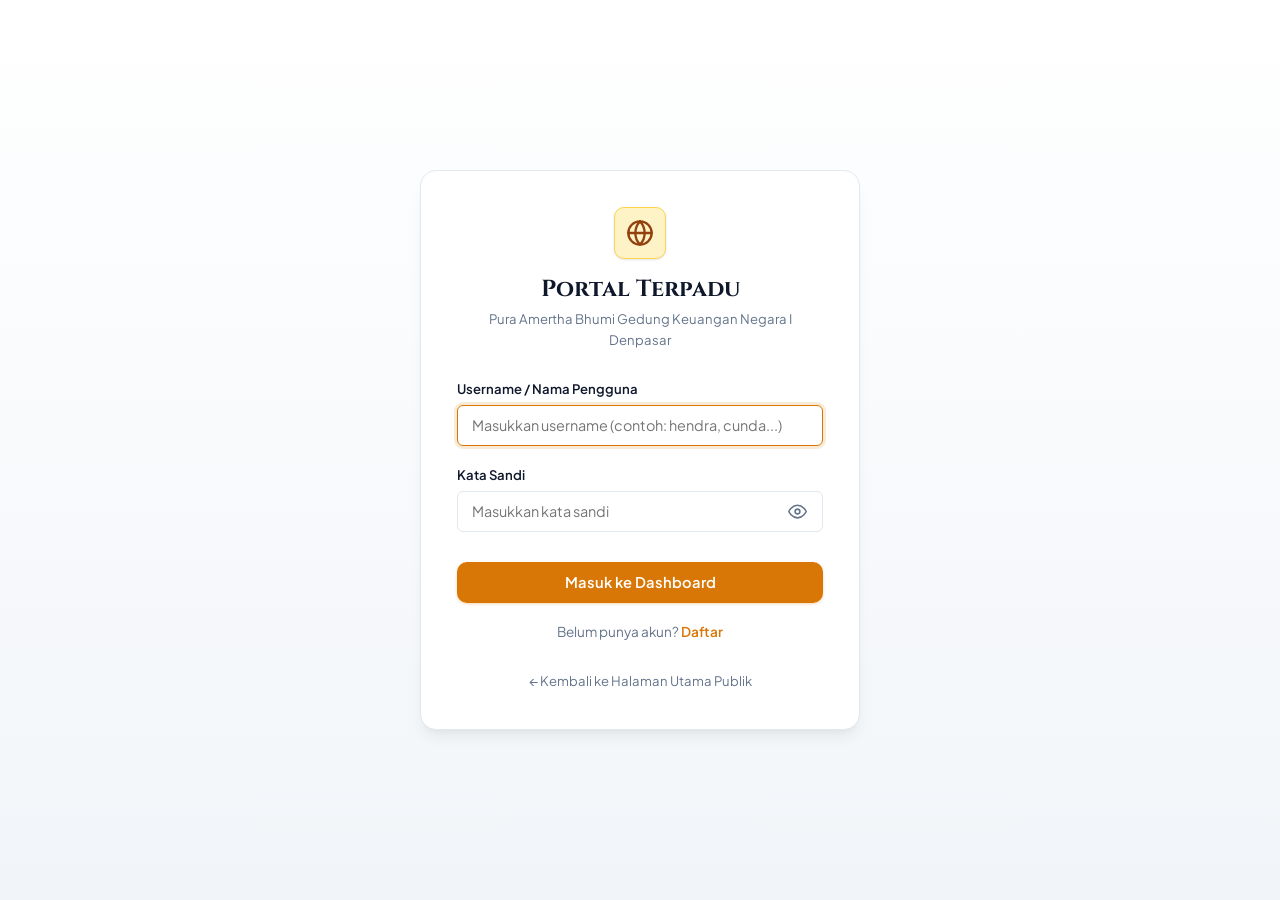
<file: admin.html>
<!DOCTYPE html>
<html lang="id">
<head>
  <meta charset="UTF-8">
  <meta name="viewport" content="width=device-width, initial-scale=1.0">
  <title>Dashboard Portal Terpadu | Pura Amertha Bhumi GKN I Denpasar</title>
  <link rel="icon" href="data:image/svg+xml,<svg xmlns=%22http://www.w3.org/2000/svg%22 viewBox=%220 0 24 24%22 fill=%22none%22 stroke=%22%23D97706%22 stroke-width=%222%22 stroke-linecap=%22round%22 stroke-linejoin=%22round%22><circle cx=%2212%22 cy=%2212%22 r=%2210%22 fill=%22%23FFFBEB%22/><line x1=%222%22 y1=%2212%22 x2=%2222%22 y2=%2212%22/><path d=%22M12 2a15.3 15.3 0 0 1 4 10 15.3 15.3 0 0 1-4 10 15.3 15.3 0 0 1-4-10 15.3 15.3 0 0 1 4-10z%22/></svg>">
  <link rel="stylesheet" href="css/dashboard.css">
</head>
<body>

  <!-- MOBILE SIDEBAR BACKDROP -->
  <div class="sidebar-backdrop" id="sidebarBackdrop"></div>

  <!-- SIDEBAR NAVIGATION -->
  <aside class="sidebar" id="dashboardSidebar">
    <div class="sidebar-header">
      <div class="sidebar-emblem">
        <svg class="icon" viewBox="0 0 24 24">
          <circle cx="12" cy="12" r="10"></circle>
          <path d="M12 2a14.5 14.5 0 0 0 0 20 14.5 14.5 0 0 0 0-20"></path>
          <path d="M2 12h20"></path>
        </svg>
      </div>
      <div>
        <div class="sidebar-title">Pura Amertha Bhumi</div>
        <div class="sidebar-sub">Integrated Portal</div>
      </div>
    </div>

    <nav class="sidebar-nav">
      <div class="nav-category">Navigasi Utama</div>
      <button class="nav-tab-btn member-only-nav" data-tab="tab-beranda-umat" id="navBerandaUmat" style="display: none;">
        <svg class="icon-sm" viewBox="0 0 24 24"><path d="m3 9 9-7 9 7v11a2 2 0 0 1-2 2H5a2 2 0 0 1-2-2z"></path><polyline points="9 22 9 12 15 12 15 22"></polyline></svg>
        <span>Beranda Umat</span>
      </button>
      <button class="nav-tab-btn active admin-only-nav" data-tab="tab-overview">
        <svg class="icon-sm" viewBox="0 0 24 24"><rect x="3" y="3" width="7" height="7"></rect><rect x="14" y="3" width="7" height="7"></rect><rect x="14" y="14" width="7" height="7"></rect><rect x="3" y="14" width="7" height="7"></rect></svg>
        <span>Ringkasan Dashboard</span>
      </button>

      <div class="nav-category admin-only-nav">Keumatan & CRM</div>
      <button class="nav-tab-btn admin-only-nav" data-tab="tab-crm">
        <svg class="icon-sm" viewBox="0 0 24 24"><path d="M16 21v-2a4 4 0 0 0-4-4H6a4 4 0 0 0-4 4v2"></path><circle cx="9" cy="7" r="4"></circle><path d="M22 21v-2a4 4 0 0 0-3-3.87"></path><path d="M16 3.13a4 4 0 0 1 0 7.75"></path></svg>
        <span>CRM Data Umat</span>
      </button>
      <button class="nav-tab-btn admin-only-nav" data-tab="tab-agenda">
        <svg class="icon-sm" viewBox="0 0 24 24"><rect x="3" y="4" width="18" height="18" rx="2" ry="2"></rect><line x1="16" y1="2" x2="16" y2="6"></line><line x1="8" y1="2" x2="8" y2="6"></line><line x1="3" y1="10" x2="21" y2="10"></line></svg>
        <span>Kegiatan Pura</span>
      </button>

      <div class="nav-category admin-only-nav">Publikasi & CMS</div>
      <button class="nav-tab-btn admin-only-nav" data-tab="tab-artikel">
        <svg class="icon-sm" viewBox="0 0 24 24"><path d="M4 22h16a2 2 0 0 0 2-2V4a2 2 0 0 0-2-2H8a2 2 0 0 0-2 2v16a2 2 0 0 1-2 2Zm0 0a2 2 0 0 1-2-2v-9c0-1.1.9-2 2-2h2"></path><path d="M18 14h-8"></path><path d="M15 18h-5"></path><path d="M10 6h8v4h-8V6Z"></path></svg>
        <span>CMS Warta & Artikel</span>
      </button>
      <button class="nav-tab-btn admin-only-nav" data-tab="tab-galeri">
        <svg class="icon-sm" viewBox="0 0 24 24"><rect width="18" height="18" x="3" y="3" rx="2" ry="2"></rect><circle cx="9" cy="9" r="2"></circle><path d="m21 15-3.086-3.086a2 2 0 0 0-2.828 0L6 21"></path></svg>
        <span>CMS Galeri Foto</span>
      </button>

      <div class="nav-category admin-only-nav">Keuangan Pura</div>
      <button class="nav-tab-btn admin-only-nav" data-tab="tab-kas">
        <svg class="icon-sm" viewBox="0 0 24 24"><circle cx="12" cy="12" r="10"></circle><path d="M16 8h-6a2 2 0 1 0 0 4h4a2 2 0 1 1 0 4H8"></path><line x1="12" y1="6" x2="12" y2="8"></line><line x1="12" y1="16" x2="12" y2="18"></line></svg>
        <span>Kas & Dana Punia</span>
      </button>
      <button class="nav-tab-btn admin-only-nav" data-tab="tab-audit-kas">
        <svg class="icon-sm" viewBox="0 0 24 24"><path d="M14 2H6a2 2 0 0 0-2 2v16a2 2 0 0 0 2 2h12a2 2 0 0 0 2-2V8z"></path><polyline points="14 2 14 8 20 8"></polyline><line x1="16" y1="13" x2="8" y2="13"></line><line x1="16" y1="17" x2="8" y2="17"></line><polyline points="10 9 9 9 8 9"></polyline></svg>
        <span>Log & Audit Kas</span>
      </button>

      <div class="nav-category">Komunikasi & Akun</div>
      <button class="nav-tab-btn" data-tab="tab-pengumuman" id="navPengumuman">
        <svg class="icon-sm" viewBox="0 0 24 24">
          <path d="M18 8A6 6 0 0 0 6 8c0 7-3 9-3 9h18s-3-2-3-9"></path>
          <path d="M13.73 21a2 2 0 0 1-3.46 0"></path>
        </svg>
        <span>Pengumuman Umat</span>
      </button>
      <button class="nav-tab-btn" data-tab="tab-profil" id="navProfil">
        <svg class="icon-sm" viewBox="0 0 24 24">
          <path d="M19 21v-2a4 4 0 0 0-4-4H9a4 4 0 0 0-4 4v2"></path>
          <circle cx="12" cy="7" r="4"></circle>
        </svg>
        <span>Edit Profil Saya</span>
      </button>
    </nav>

    <div class="sidebar-footer">
      <a href="index.html" class="back-portal-btn">
        <svg class="icon-sm" viewBox="0 0 24 24"><circle cx="12" cy="12" r="10"></circle><line x1="2" y1="12" x2="22" y2="12"></line><path d="M12 2a15.3 15.3 0 0 1 4 10 15.3 15.3 0 0 1-4 10 15.3 15.3 0 0 1-4-10 15.3 15.3 0 0 1 4-10z"></path></svg>
        <span>Lihat Portal Publik</span>
      </a>
    </div>
  </aside>

  <!-- MAIN WRAPPER -->
  <div class="main-wrapper">
    <!-- TOPBAR -->
    <header class="topbar">
      <div class="topbar-left">
        <button class="sidebar-mobile-toggle" id="sidebarMobileToggle" aria-label="Toggle Sidebar">
          <svg class="icon" viewBox="0 0 24 24">
            <line x1="3" y1="12" x2="21" y2="12"></line>
            <line x1="3" y1="6" x2="21" y2="6"></line>
            <line x1="3" y1="18" x2="21" y2="18"></line>
          </svg>
        </button>
        <div class="topbar-breadcrumb">
          <span style="font-size: 0.88rem; font-weight: 600; color: var(--text-main);">Pura Amertha Bhumi</span>
          <span style="font-size: 0.75rem; color: var(--text-muted); margin-left: 0.5rem; display: inline-block;">• GKN I Denpasar</span>
        </div>
      </div>

      <div class="topbar-user">
        <div class="user-profile-badge">
          <div class="user-avatar" id="topbarUserAvatar">PB</div>
          <div class="user-details">
            <span class="user-name" id="topbarUserName">Nama Pengguna</span>
            <span class="user-role-tag" id="topbarUserRole">Peran</span>
          </div>
        </div>

        <button class="btn-logout" id="btnLogout">
          Keluar
        </button>
      </div>
    </header>

    <!-- CONTENT AREA -->
    <main class="content-area">

      <!-- ===================================================================
           TAB 0: BERANDA KHUSUS ANGGOTA UMAT (TRANSPARANSI KAS & AGENDA)
           =================================================================== -->
      <section class="tab-pane" id="tab-beranda-umat">
        <div class="view-header">
          <div>
            <h2 id="berandaUmatGreeting">Om Swastyastu, Umat Sedharma</h2>
            <p>Selamat datang di Portal Umat Pura Amertha Bhumi GKN I Denpasar. Akses transparansi kas pura dan agenda persembahyangan bersama.</p>
          </div>
        </div>

        <!-- 3 KPI Grid Transparansi Kas Pura -->
        <div class="kpi-grid" style="margin-bottom: 2rem;">
          <div class="kpi-card">
            <div class="kpi-header">
              <span class="kpi-title">Saldo Kas Pura Saat Ini</span>
              <span class="kpi-badge green">Kas Terkini</span>
            </div>
            <div class="kpi-value" id="umatKasSaldo" style="color: #059669;">Rp 0</div>
            <div class="kpi-footer">
              <span>Dana terkelola transparan</span>
              <span style="font-weight: 600; color: #059669;">Terverifikasi</span>
            </div>
          </div>

          <div class="kpi-card">
            <div class="kpi-header">
              <span class="kpi-title">Total Pemasukan Punia</span>
              <span class="kpi-badge green">+ Masuk</span>
            </div>
            <div class="kpi-value" id="umatKasPemasukan" style="color: #0284C7;">Rp 0</div>
            <div class="kpi-footer">
              <span>Punia rutin & donasi umat</span>
              <span style="color: #0284C7; font-weight: 500;">Bulan Ini</span>
            </div>
          </div>

          <div class="kpi-card">
            <div class="kpi-header">
              <span class="kpi-title">Total Pengeluaran Kas</span>
              <span class="kpi-badge" style="background: #FEF2F2; color: #DC2626; border-color: #FECACA;">- Alokasi</span>
            </div>
            <div class="kpi-value" id="umatKasPengeluaran" style="color: #DC2626;">Rp 0</div>
            <div class="kpi-footer">
              <span>Upakara, banten & sarana</span>
              <span style="color: #DC2626; font-weight: 500;">Bulan Ini</span>
            </div>
          </div>
        </div>

        <!-- Layout 2 Kolom: Transparansi Pengeluaran & Agenda Terdekat -->
        <div class="content-grid-2col" style="gap: 1.5rem;">
          <!-- Kolom 1: Transparansi Pengeluaran Terkini -->
          <div class="editor-card" style="margin-bottom: 0;">
            <div style="display: flex; justify-content: space-between; align-items: center; margin-bottom: 1rem; border-bottom: 1px solid var(--border-subtle); padding-bottom: 0.75rem;">
              <div>
                <h3 style="margin: 0; font-size: 1.05rem;">Alokasi Pengeluaran Kas Terkini</h3>
                <p style="margin: 0.2rem 0 0 0; font-size: 0.8rem; color: var(--text-muted);">Laporan transparansi penggunaan dana punia untuk keperluan pura</p>
              </div>
              <span class="status-badge active" style="font-size: 0.72rem;">Transparan</span>
            </div>

            <div class="table-responsive">
              <table class="data-table" style="font-size: 0.82rem;">
                <thead>
                  <tr>
                    <th>Tanggal</th>
                    <th>Pos Kategori</th>
                    <th>Keterangan Keperluan</th>
                    <th style="text-align: right;">Nominal</th>
                  </tr>
                </thead>
                <tbody id="umatPengeluaranTableBody">
                  <!-- Rendered dynamically -->
                </tbody>
              </table>
            </div>
          </div>

          <!-- Kolom 2: Agenda Acara Terdekat (Tanpa Satker Ngayah) -->
          <div class="editor-card" style="margin-bottom: 0;">
            <div style="display: flex; justify-content: space-between; align-items: center; margin-bottom: 1rem; border-bottom: 1px solid var(--border-subtle); padding-bottom: 0.75rem;">
              <div>
                <h3 style="margin: 0; font-size: 1.05rem;">Agenda & Jadwal Kegiatan Terdekat</h3>
                <p style="margin: 0.2rem 0 0 0; font-size: 0.8rem; color: var(--text-muted);">Jadwal persembahyangan bersama seluruh umat di pura</p>
              </div>
              <button type="button" id="btnShortcutPengumuman" class="btn-action-sm" style="color: var(--primary);">Lihat Pengumuman</button>
            </div>

            <div id="umatAgendaList" style="display: flex; flex-direction: column; gap: 0.85rem;">
              <!-- Rendered dynamically -->
            </div>
          </div>
        </div>
      </section>

      <!-- ===================================================================
           TAB 1: RINGKASAN OVERVIEW
           =================================================================== -->
      <section class="tab-pane active" id="tab-overview">
        <div class="view-header">
          <div>
            <h2>Ringkasan Operasional Pura</h2>
            <p>Statistik real-time umat terdaftar, saldo kas punia, publikasi warta, dan agenda kegiatan pura.</p>
          </div>
        </div>

        <!-- KPI Grid -->
        <div class="kpi-grid">
          <div class="kpi-card">
            <div class="kpi-header">
              <span class="kpi-title">Total Umat Terdaftar</span>
              <span class="kpi-badge green">Aktif</span>
            </div>
            <div class="kpi-value" id="kpiTotalUmat">352</div>
            <div class="kpi-footer">Pegawai & Non-Pegawai GKN I</div>
          </div>

          <div class="kpi-card">
            <div class="kpi-header">
              <span class="kpi-title">Saldo Kas Punia</span>
              <span class="kpi-badge gold">Terkini</span>
            </div>
            <div class="kpi-value" id="kpiSaldoPunia">Rp 47.300.000</div>
            <div class="kpi-footer">Kas Resmi Pura Amertha Bhumi</div>
          </div>

          <div class="kpi-card">
            <div class="kpi-header">
              <span class="kpi-title">Agenda Mendatang</span>
              <span class="kpi-badge gold">Segera</span>
            </div>
            <div class="kpi-value" style="font-size: 1.35rem;">Piodalan Sasih Kadasa</div>
            <div class="kpi-footer">Jadwal Persembahyangan Bersama</div>
          </div>

          <div class="kpi-card">
            <div class="kpi-header">
              <span class="kpi-title">Artikel Terbit (CMS)</span>
              <span class="kpi-badge green">Online</span>
            </div>
            <div class="kpi-value" id="kpiTotalArtikel">4</div>
            <div class="kpi-footer">Warta & Dharma Wacana Publik</div>
          </div>
        </div>

        <!-- Quick Info Grid -->
        <div style="display: grid; grid-template-columns: 1.2fr 0.8fr; gap: 1.5rem;" class="cms-grid">
          <div class="editor-card">
            <h3>Informasi Terkini Pengurus Pura</h3>
            <p style="color: var(--text-secondary); font-size: 0.88rem; margin-bottom: 1.25rem;">
              Selamat datang di Dashboard Terpadu Pura Amertha Bhumi GKN I Denpasar. Sistem ini menghubungkan database pendaftaran umat dari seluruh kantor vertikal Kementerian Keuangan di Gedung Keuangan Negara I Denpasar, transparansi kas punia, dan sistem publikasi konten otomatis ke Google Drive.
            </p>
            <div style="background: var(--bg-accent-soft); border-left: 3px solid var(--primary); padding: 0.85rem 1rem; border-radius: 4px; font-size: 0.82rem; color: var(--primary-dark);">
              <strong>Tips Efisiensi Foto:</strong> Fitur unggah foto dokumentasi di menu <em>CMS Galeri Foto</em> otomatis memperkecil ukuran foto kamera ponsel Anda sehingga kapasitas Google Drive Pura tetap hemat dan tidak boros kuota!
            </div>
          </div>

          <div class="editor-card">
            <h3>Distribusi Satker Umat GKN I</h3>
            <ul style="list-style: none; display: flex; flex-direction: column; gap: 0.65rem; font-size: 0.85rem;">
              <li style="display: flex; justify-content: space-between; border-bottom: 1px solid var(--border-color); padding-bottom: 0.35rem;">
                <span style="color: var(--text-secondary);">DJP (KPP Denpasar Timur & Barat, Kanwil)</span>
                <strong style="color: var(--primary-dark);">142 Umat</strong>
              </li>
              <li style="display: flex; justify-content: space-between; border-bottom: 1px solid var(--border-color); padding-bottom: 0.35rem;">
                <span style="color: var(--text-secondary);">DJBC (KPPBC Denpasar & Kanwil Bali)</span>
                <strong style="color: var(--primary-dark);">88 Umat</strong>
              </li>
              <li style="display: flex; justify-content: space-between; border-bottom: 1px solid var(--border-color); padding-bottom: 0.35rem;">
                <span style="color: var(--text-secondary);">DJKN (KPKNL Denpasar & Kanwil)</span>
                <strong style="color: var(--primary-dark);">54 Umat</strong>
              </li>
              <li style="display: flex; justify-content: space-between; border-bottom: 1px solid var(--border-color); padding-bottom: 0.35rem;">
                <span style="color: var(--text-secondary);">DJPb & BDK Denpasar</span>
                <strong style="color: var(--primary-dark);">45 Umat</strong>
              </li>
              <li style="display: flex; justify-content: space-between;">
                <span style="color: var(--text-secondary);">PPNPN & Tenaga Pendukung</span>
                <strong style="color: var(--primary-dark);">23 Umat</strong>
              </li>
            </ul>
          </div>
        </div>
      </section>

      <!-- ===================================================================
           TAB 2: CRM DATA UMAT
           =================================================================== -->
      <section class="tab-pane" id="tab-crm">
        <div class="view-header">
          <div>
            <h2>Database Keumatan (CRM Umat)</h2>
            <p>Kelola seluruh data pegawai dan non-pegawai umat Hindu yang terdaftar di lingkungan GKN I Denpasar.</p>
          </div>
          <div style="display: flex; gap: 0.5rem; align-items: center;">
            <button class="btn btn-primary btn-sm" id="btnTambahAnggota" style="display: none;">
              <svg class="icon-sm" viewBox="0 0 24 24"><line x1="12" y1="5" x2="12" y2="19"></line><line x1="5" y1="12" x2="19" y2="12"></line></svg>
              Tambah Anggota
            </button>
            <button class="btn btn-outline btn-sm" id="btnExportCrm">
              Ekspor Data
            </button>
          </div>
        </div>

        <div class="table-card">
          <div class="table-toolbar">
            <div class="table-filters" style="display: flex; gap: 0.75rem; align-items: center; flex-wrap: wrap;">
              <div style="display: flex; align-items: center; gap: 0.4rem;">
                <label style="font-size: 0.8rem; color: var(--text-muted);">Satker:</label>
                <select class="filter-select" id="crmSatkerFilter">
                  <option value="ALL">Semua Satuan Kerja</option>
                  <option value="DJP">DJP (Pajak)</option>
                  <option value="DJBC">DJBC (Bea Cukai)</option>
                  <option value="DJKN">DJKN (Kekayaan Negara)</option>
                  <option value="DJPb">DJPb (Perbendaharaan)</option>
                  <option value="BDK">BDK Denpasar</option>
                </select>
              </div>
              <div style="display: flex; align-items: center; gap: 0.4rem;">
                <label style="font-size: 0.8rem; color: var(--text-muted);">Status:</label>
                <select class="filter-select" id="crmStatusFilter">
                  <option value="ALL">Semua Status</option>
                  <option value="Aktif">Aktif</option>
                  <option value="Menunggu Verifikasi">Menunggu Verifikasi</option>
                  <option value="Nonaktif">Nonaktif (Pensiun/Mutasi)</option>
                </select>
              </div>
              <div style="display: flex; align-items: center; gap: 0.4rem;">
                <label style="font-size: 0.8rem; color: var(--text-muted);">Peran:</label>
                <select class="filter-select" id="crmRoleFilter">
                  <option value="ALL">Semua Peran</option>
                  <option value="admin">Super Admin</option>
                  <option value="secretary">Sekretaris</option>
                  <option value="finance">Bendahara</option>
                  <option value="humas">Humas & Publikasi</option>
                  <option value="member">Anggota Umat</option>
                </select>
              </div>
            </div>

            <div>
              <input type="text" placeholder="Filter nama / NIP..." class="form-control-dash" id="crmSearchInput" style="width: 200px; padding: 0.4rem 0.75rem; font-size: 0.82rem;">
            </div>
          </div>

          <div class="table-responsive">
            <table class="data-table">
              <thead>
                <tr>
                  <th>Nama</th>
                  <th>Asal Satker</th>
                  <th>Peran Akun</th>
                  <th>Kontak WA</th>
                  <th>Status</th>
                  <th style="text-align: center; width: 190px;">Aksi</th>
                </tr>
              </thead>
              <tbody id="crmTableBody">
                <!-- Rendered dynamically -->
              </tbody>
            </table>
          </div>
        </div>
      </section>

      <!-- ===================================================================
           TAB 3: CMS WARTA & ARTIKEL
           =================================================================== -->
      <section class="tab-pane" id="tab-artikel">
        <div class="view-header">
          <div>
            <h2>CMS Warta & Artikel</h2>
            <p>Tulis artikel rohani, liputan upacara, dan pengumuman untuk ditampilkan di halaman depan.</p>
          </div>
        </div>

        <div class="cms-grid">
          <!-- Editor Form -->
          <div class="editor-card" id="articleEditorCard">
            <div style="display: flex; align-items: center; justify-content: space-between; margin-bottom: 1rem;">
              <h3 id="formArticleHeading" style="margin: 0;">Tulis Artikel Baru</h3>
              <span id="badgeEditMode" style="display: none; background: rgba(59, 130, 246, 0.15); color: #2563EB; border: 1px solid rgba(59, 130, 246, 0.3); padding: 0.2rem 0.6rem; border-radius: 9999px; font-size: 0.72rem; font-weight: 700;">Mode Edit</span>
            </div>

            <div id="articleEditBanner" style="display: none; background: rgba(59, 130, 246, 0.08); border: 1px solid rgba(59, 130, 246, 0.25); border-radius: 8px; padding: 0.75rem 1rem; margin-bottom: 1rem; align-items: center; justify-content: space-between;">
              <div style="font-size: 0.82rem; color: #1E40AF;">
                Sedang mengedit: <strong id="articleEditTitleText"></strong>
              </div>
              <button type="button" id="btnCancelEditArticle" class="btn-action-sm" style="background: #FFFFFF; color: #475569; border-color: #CBD5E1; cursor: pointer;">Batal Edit</button>
            </div>

            <form id="formCmsArticle">
              <input type="hidden" id="editArticleIndex" value="-1">

              <div class="form-group-dash">
                <label for="artTitle">Judul Artikel *</label>
                <input type="text" id="artTitle" name="artTitle" class="form-control-dash" placeholder="Contoh: Makna Filosofis Piodalan Rahina Purnama" required>
              </div>

              <div style="display: grid; grid-template-columns: 1fr 1fr; gap: 1rem;">
                <div class="form-group-dash">
                  <label for="artCategory">Kategori *</label>
                  <select id="artCategory" name="artCategory" class="form-control-dash">
                    <option value="Warta Kegiatan">Warta Kegiatan</option>
                    <option value="Dharma Wacana">Dharma Wacana</option>
                    <option value="Liputan Upacara">Liputan Upacara</option>
                    <option value="Informasi Hari Raya">Informasi Hari Raya</option>
                  </select>
                </div>
                <div class="form-group-dash">
                  <label for="artStatus">Status Publikasi</label>
                  <select id="artStatus" name="artStatus" class="form-control-dash">
                    <option value="Published">Published (Tayang)</option>
                    <option value="Draft">Draft (Simpan Sementara)</option>
                  </select>
                </div>
              </div>

              <div class="form-group-dash">
                <label for="artImage">URL Foto Sampul (Thumbnail)</label>
                <input type="url" id="artImage" name="artImage" class="form-control-dash" placeholder="https://... atau biarkan kosong untuk gambar default">
              </div>

              <!-- Pin as Hero Article Spotlight -->
              <div class="form-group-dash" style="background: rgba(212, 160, 36, 0.08); border: 1px solid rgba(212, 160, 36, 0.25); border-radius: 8px; padding: 0.75rem 1rem;">
                <label for="artIsHero" style="display: flex; align-items: center; gap: 0.6rem; cursor: pointer; margin: 0; font-weight: 600; color: #B45309;">
                  <input type="checkbox" id="artIsHero" name="artIsHero" style="width: 18px; height: 18px; accent-color: #D97706; cursor: pointer;">
                  <span>📌 Sematkan sebagai <strong>Berita Utama (Hero Front End)</strong></span>
                </label>
                <p style="font-size: 0.75rem; color: var(--text-muted); margin: 0.35rem 0 0 1.8rem;">
                  Artikel ini akan disorot besar di bagian depan portal utama secara terpisah dari katalog warta reguler.
                </p>
              </div>

              <div class="form-group-dash">
                <label for="artContent">Isi Teks Artikel *</label>
                <textarea id="artContent" name="artContent" class="form-control-dash" placeholder="Tuliskan materi berita, warta kegiatan, atau dharma wacana di sini..." required></textarea>
              </div>

              <button type="submit" id="btnSubmitArticleForm" class="btn btn-primary" style="width: 100%;">
                Simpan & Publikasikan Artikel
              </button>
            </form>
          </div>

          <!-- Existing Articles List -->
          <div class="editor-card">
            <h3>Daftar Artikel Aktif</h3>
            <div class="table-responsive">
              <table class="data-table" style="font-size: 0.82rem;">
                <thead>
                  <tr>
                    <th>Judul</th>
                    <th>Kategori</th>
                    <th>Tanggal</th>
                    <th>Status</th>
                    <th>Sorotan Depan</th>
                    <th>Aksi</th>
                  </tr>
                </thead>
                <tbody id="cmsArticlesTableBody">
                  <!-- Rendered dynamically -->
                </tbody>
              </table>
                  <!-- Rendered dynamically -->
                </tbody>
              </table>
            </div>
          </div>
        </div>
      </section>

      <!-- ===================================================================
           TAB 4: CMS GALERI FOTO (SMART CLIENT-SIDE RESIZER)
           =================================================================== -->
      <section class="tab-pane" id="tab-galeri">
        <div class="view-header">
          <div>
            <h2>CMS Galeri & Dokumentasi Kegiatan</h2>
            <p>Unggah foto kegiatan pura dengan kompresi otomatis untuk menghemat ruang Google Drive.</p>
          </div>
        </div>

        <div class="cms-grid">
          <!-- Upload Form with Smart Resizer -->
          <div class="editor-card">
            <h3>Unggah Foto Dokumentasi Baru</h3>
            <form id="formCmsGallery">
              <div class="form-group-dash">
                <label for="galTitle">Keterangan / Nama Kegiatan *</label>
                <input type="text" id="galTitle" name="galTitle" class="form-control-dash" placeholder="Contoh: Persembahyangan Bersama Rahina Tilem" required>
              </div>

              <div class="form-group-dash">
                <label>Pilih Berkas Foto (Otomatis Di-Resize)</label>
                <input type="file" id="galleryFileInput" accept="image/*" style="display: none;">
                <div class="upload-dropzone" id="galleryDropzone">
                  <div class="dropzone-icon">
                    <svg class="icon-lg" viewBox="0 0 24 24"><path d="M21 15v4a2 2 0 0 1-2 2H5a2 2 0 0 1-2-2v-4"></path><polyline points="17 8 12 3 7 8"></polyline><line x1="12" y1="3" x2="12" y2="15"></line></svg>
                  </div>
                  <div class="dropzone-text">Klik di sini untuk memilih foto kamera/ponsel</div>
                  <div class="dropzone-hint">⚡ Foto otomatis dikompresi ke 1280px (Hemat ~85% Drive)</div>
                </div>

                <!-- Preview Box & Statistics -->
                <div class="preview-container" id="galleryPreviewBox" style="display: none;">
                  <img src="" class="preview-img" id="galleryPreviewImg" alt="Preview">
                  <div class="preview-stats" id="galleryPreviewStats">
                    <!-- Stats populated via JS -->
                  </div>
                </div>
              </div>

              <div class="form-group-dash">
                <label for="galExternalUrl">Atau Masukkan URL Gambar Eksternal</label>
                <input type="url" id="galExternalUrl" name="galExternalUrl" class="form-control-dash" placeholder="https://...">
              </div>

              <button type="submit" class="btn btn-primary" style="width: 100%;">
                Unggah & Simpan ke Galeri Pura
              </button>
            </form>
          </div>

          <!-- Existing Gallery Grid -->
          <div class="editor-card">
            <h3>Foto Galeri Tersimpan</h3>
            <div style="display: grid; grid-template-columns: repeat(auto-fill, minmax(130px, 1fr)); gap: 0.85rem;" id="cmsGalleryGrid">
              <!-- Rendered dynamically -->
            </div>
          </div>
        </div>
      </section>

      <!-- ===================================================================
           TAB 5: KAS & DANA PUNIA
           =================================================================== -->
      <section class="tab-pane" id="tab-kas">
        <div class="view-header" style="flex-wrap: wrap; gap: 1rem;">
          <div>
            <h2>Buku Kas & Dana Punia</h2>
            <p>Catatan mutasi pemasukan dan pengeluaran kas Pura Amertha Bhumi GKN I Denpasar.</p>
          </div>
          <div style="display: flex; align-items: center; gap: 1.25rem;">
            <div style="text-align: right; background: var(--bg-card); padding: 0.5rem 1rem; border-radius: var(--radius-md); border: 1px solid var(--border-color);">
              <div style="font-size: 0.72rem; text-transform: uppercase; letter-spacing: 0.5px; color: var(--text-muted); font-weight: 600;">Saldo Riil Kas</div>
              <div style="font-size: 1.4rem; font-weight: 700; color: #059669;" id="dashKasSaldo">Rp 0</div>
            </div>
            <button class="btn btn-primary" id="btnOpenKasModal" style="display: inline-flex; align-items: center; gap: 0.5rem; white-space: nowrap;">
              <svg class="icon-sm" viewBox="0 0 24 24"><line x1="12" y1="5" x2="12" y2="19"></line><line x1="5" y1="12" x2="19" y2="12"></line></svg>
              <span>Catat Transaksi Baru</span>
            </button>
          </div>
        </div>

        <div class="editor-card" style="margin-top: 0.5rem;">
          <div style="display: flex; justify-content: space-between; align-items: center; margin-bottom: 1rem; flex-wrap: wrap; gap: 0.75rem;">
            <h3 style="margin: 0; font-size: 1.1rem;">Buku Kas Terkini</h3>
            <div style="display: flex; gap: 0.75rem; align-items: center;">
              <select id="filterKasJenis" class="form-control" style="width: 150px; font-size: 0.85rem; padding: 0.4rem 0.65rem;">
                <option value="ALL">Semua Mutasi</option>
                <option value="Masuk">Pemasukan (+)</option>
                <option value="Keluar">Pengeluaran (-)</option>
              </select>
            </div>
          </div>
          <div class="table-responsive">
            <table class="data-table" style="font-size: 0.85rem; width: 100%;">
              <thead>
                <tr>
                  <th style="width: 110px;">Tanggal</th>
                  <th style="width: 95px;">Jenis</th>
                  <th style="width: 165px;">Kategori</th>
                  <th>Keterangan</th>
                  <th style="width: 150px; text-align: right;">Nominal</th>
                  <th style="text-align: center; width: 130px;">Aksi</th>
                </tr>
              </thead>
              <tbody id="kasTableBody">
                <!-- Rendered dynamically -->
              </tbody>
            </table>
          </div>
        </div>
      </section>

      <!-- ===================================================================
           TAB AUDIT KAS: LOG & AUDIT MUTASI KAS (UNTUK PENGURUS / AUDIT)
           =================================================================== -->
      <section class="tab-pane" id="tab-audit-kas">
        <div class="view-header">
          <div>
            <h2>Log & Audit Transaksi Kas</h2>
            <p>Jejak rekam akuntabilitas mutasi keuangan pura. Mencatat setiap penambahan dan penghapusan transaksi beserta alasan untuk keperluan audit internal.</p>
          </div>
          <div style="display: flex; gap: 0.5rem;">
            <button class="btn btn-secondary" id="btnExportAuditLog">
              <svg class="icon-sm" viewBox="0 0 24 24"><path d="M21 15v4a2 2 0 0 1-2 2H5a2 2 0 0 1-2-2v-4"></path><polyline points="7 10 12 15 17 10"></polyline><line x1="12" y1="15" x2="12" y2="3"></line></svg>
              Ekspor Log Audit
            </button>
          </div>
        </div>

        <div class="editor-card">
          <div style="display: flex; justify-content: space-between; align-items: center; margin-bottom: 1.25rem; flex-wrap: wrap; gap: 0.75rem;">
            <div style="display: flex; gap: 0.75rem; align-items: center;">
              <select id="filterAuditAction" class="form-control" style="width: 170px; font-size: 0.85rem;">
                <option value="ALL">Semua Aksi</option>
                <option value="TAMBAH">Tambah Transaksi</option>
                <option value="HAPUS">Hapus Transaksi</option>
              </select>
            </div>
            <div style="color: var(--text-muted); font-size: 0.8rem;" id="auditLogCount">
              Menampilkan riwayat aktivitas
            </div>
          </div>

          <div class="table-responsive">
            <table class="data-table" style="font-size: 0.82rem;">
              <thead>
                <tr>
                  <th style="width: 150px;">Waktu & Tanggal</th>
                  <th>Aktor (Pengurus)</th>
                  <th style="width: 100px; text-align: center;">Aksi</th>
                  <th>Rincian Transaksi</th>
                  <th>Alasan / Keterangan Audit</th>
                </tr>
              </thead>
              <tbody id="auditTableBody">
                <!-- Rendered dynamically -->
              </tbody>
            </table>
          </div>
        </div>
      </section>

      <!-- ===================================================================
           TAB 6: JADWAL KEGIATAN PURA AMERTHA BHUMI
           =================================================================== -->
      <section class="tab-pane" id="tab-agenda">
        <div class="view-header">
          <div>
            <h2>Jadwal Kegiatan Pura Amertha Bhumi</h2>
            <p>Jadwal persembahyangan bersama, upacara rerahinan, dan kegiatan keumatan seluruh umat Pura Amertha Bhumi GKN I Denpasar.</p>
          </div>
        </div>

        <div class="cms-card">
          <div class="cms-card-header" style="display: flex; justify-content: space-between; align-items: center; flex-wrap: wrap; gap: 0.75rem;">
            <div>
              <h3 style="margin: 0; font-size: 1.15rem;">Jadwal Kegiatan Pura Amertha Bhumi</h3>
              <p style="margin: 0.25rem 0 0 0; font-size: 0.82rem; color: var(--text-muted);">Daftar persembahyangan bersama, upacara rerahinan, dan kegiatan keumatan di Pura Amertha Bhumi.</p>
            </div>
            <div id="agendaAdminAction">
              <button class="btn btn-primary" id="btnTambahAgenda">
                <svg class="icon-sm" viewBox="0 0 24 24"><line x1="12" y1="5" x2="12" y2="19"></line><line x1="5" y1="12" x2="19" y2="12"></line></svg>
                <span>+ Tambah Kegiatan Baru</span>
              </button>
            </div>
          </div>
          <div class="table-responsive">
            <table class="data-table">
              <thead>
                <tr>
                  <th>Nama Kegiatan</th>
                  <th>Hari / Tanggal</th>
                  <th>Waktu</th>
                  <th>Lokasi</th>
                  <th>Keterangan / Dresscode</th>
                  <th id="thAgendaAksi" style="text-align: center; width: 130px;">Aksi</th>
                </tr>
              </thead>
              <tbody id="agendaTableBody">
                <!-- Diisi otomatis oleh js/admin.js -->
              </tbody>
            </table>
          </div>
        </div>
      </section>

      <!-- ===================================================================
           TAB: PENGUMUMAN & BROADCAST UMAT
           =================================================================== -->
      <section class="tab-pane" id="tab-pengumuman">
        <div class="view-header">
          <div>
            <h2>Pengumuman & Broadcast Umat</h2>
            <p>Informasi resmi, agenda kegiatan ngayah, dan rerahinan dari Pengurus Pura Amertha Bhumi.</p>
          </div>
          <div id="broadcastAdminAction" style="display: none;">
            <button class="btn btn-primary" id="btnToggleBroadcastForm">
              <svg class="icon-sm" viewBox="0 0 24 24"><line x1="12" y1="5" x2="12" y2="19"></line><line x1="5" y1="12" x2="19" y2="12"></line></svg>
              <span>Buat Siaran Baru (Sekretaris)</span>
            </button>
          </div>
        </div>

        <!-- Form Broadcast Baru (Khusus Role Sekretaris & Admin) -->
        <div class="cms-card" id="broadcastCreatorBox" style="display: none; margin-bottom: 2rem; border-left: 4px solid var(--primary);">
          <div class="cms-card-header">
            <div>
              <h3>Buat Siaran Pengumuman Resmi (Sekretaris)</h3>
              <p>Pesan ini akan disiarkan ke seluruh umat di dashboard anggota dan portal internal.</p>
            </div>
          </div>
          <form id="broadcastForm" style="padding: 1.5rem;">
            <div class="form-row">
              <div class="form-group" style="flex: 2;">
                <label for="broadcastJudul">Judul Pengumuman *</label>
                <input type="text" id="broadcastJudul" required placeholder="Contoh: Jadwal Ngayah Persiapan Piodalan Padmasana...">
              </div>
              <div class="form-group" style="flex: 1;">
                <label for="broadcastKategori">Kategori Label *</label>
                <select id="broadcastKategori" required>
                  <option value="kegiatan">Kegiatan & Ngayah</option>
                  <option value="penting">Penting / Mendesak</option>
                  <option value="rerahinan">Rerahinan & Puja</option>
                  <option value="umum">Umum & Warta</option>
                </select>
              </div>
            </div>

            <div class="form-row">
              <div class="form-group" style="flex: 1;">
                <label for="broadcastTanggal">Tanggal Pelaksanaan / Berlaku</label>
                <input type="text" id="broadcastTanggal" placeholder="Contoh: Sabtu, 28 Oktober 2026 atau Segera">
              </div>
              <div class="form-group" style="flex: 1;">
                <label for="broadcastLink">Tautan Eksternal / WhatsApp Group (Opsional)</label>
                <input type="url" id="broadcastLink" placeholder="https://chat.whatsapp.com/... atau link Drive">
              </div>
              <div class="form-group" style="flex: 0.7; display: flex; flex-direction: column; justify-content: flex-end;">
                <label style="display: flex; align-items: center; gap: 0.5rem; cursor: pointer; font-size: 0.85rem; padding-bottom: 0.65rem;">
                  <input type="checkbox" id="broadcastPinned" checked>
                  <strong>Sematkan di Atas (Pin)</strong>
                </label>
              </div>
            </div>

            <div class="form-group">
              <label for="broadcastIsi">Isi Pengumuman Lengkap *</label>
              <textarea id="broadcastIsi" rows="4" required placeholder="Tuliskan detail pengumuman, pembagian giliran satker, pakaian adat persembahyangan, atau arahan pengurus..."></textarea>
            </div>

            <div style="display: flex; justify-content: flex-end; gap: 0.75rem;">
              <button type="button" class="btn btn-secondary" id="btnCancelBroadcast">Batal</button>
              <button type="submit" class="btn btn-primary">
                <svg class="icon-sm" viewBox="0 0 24 24"><line x1="22" y1="2" x2="11" y2="13"></line><polygon points="22 2 15 22 11 13 2 9 22 2"></polygon></svg>
                <span>Siarkan Pengumuman Sekarang</span>
              </button>
            </div>
          </form>
        </div>

        <!-- Daftar Broadcast Feed -->
        <div class="broadcast-feed" id="broadcastFeedList">
          <!-- Diisi otomatis oleh js/admin.js -->
        </div>
      </section>

      <!-- ===================================================================
           TAB: EDIT PROFIL SAYA & KEAMANAN AKUN
           =================================================================== -->
      <section class="tab-pane" id="tab-profil">
        <div class="view-header">
          <div>
            <h2>Edit Profil Saya & Akun</h2>
            <p>Perbarui identitas kepegawaian Anda di lingkungan GKN I Denpasar dan kata sandi login.</p>
          </div>
        </div>

        <div class="profile-layout-grid">
          <!-- Kolom Kiri: Kartu Ringkasan Akun -->
          <div class="profile-card-user">
            <div class="profile-large-avatar" id="profileAvatarPreview">PB</div>
            
            <div style="display: flex; gap: 0.4rem; justify-content: center; margin-bottom: 1rem; flex-wrap: wrap;">
              <button type="button" class="btn btn-secondary btn-sm" id="btnAmbilFotoWebcam" style="font-size: 0.76rem; padding: 0.35rem 0.65rem;" title="Ambil Foto dengan Kamera HP atau Webcam Komputer">
                <svg class="icon-sm" viewBox="0 0 24 24"><path d="M23 19a2 2 0 0 1-2 2H3a2 2 0 0 1-2-2V8a2 2 0 0 1 2-2h4l2-3h6l2 3h4a2 2 0 0 1 2 2z"></path><circle cx="12" cy="13" r="4"></circle></svg>
                Ambil Foto
              </button>
              <label for="profFotoFileInput" class="btn btn-secondary btn-sm" style="font-size: 0.76rem; padding: 0.35rem 0.65rem; cursor: pointer; margin: 0;" title="Pilih berkas foto dari perangkat">
                <svg class="icon-sm" viewBox="0 0 24 24"><path d="M21 15v4a2 2 0 0 1-2 2H5a2 2 0 0 1-2-2v-4"></path><polyline points="17 8 12 3 7 8"></polyline><line x1="12" y1="3" x2="12" y2="15"></line></svg>
                Pilih Berkas
              </label>
              <input type="file" id="profFotoFileInput" accept="image/*" style="display: none;">
              <input type="file" id="profFotoCameraMobile" accept="image/*" capture="user" style="display: none;">
            </div>

            <h3 class="profile-user-name" id="profileOverviewName">Nama Umat</h3>
            <div class="profile-user-nip" id="profileOverviewNip" style="display: none;"></div>
            <div class="profile-role-pill" id="profileOverviewRole">Anggota Umat GKN I</div>

            <div class="profile-quick-stats">
              <div class="profile-stat-row">
                <span>Unit / Satker:</span>
                <strong id="profileOverviewSatker">-</strong>
              </div>
              <div class="profile-stat-row">
                <span>Role:</span>
                <strong id="profileOverviewJabatan">-</strong>
              </div>
              <div class="profile-stat-row">
                <span>Status Keanggotaan:</span>
                <strong style="color: var(--success-text);">Terverifikasi Aktif</strong>
              </div>
            </div>

            <div style="margin-top: 1.25rem; background: #FEF3C7; border: 1px solid #FDE68A; border-radius: var(--radius-sm); padding: 0.85rem; font-size: 0.76rem; color: #92400E; text-align: left; line-height: 1.5;">
              <strong>Catatan Umat:</strong><br>
              Data profil digunakan oleh Pengurus Pura Amertha Bhumi untuk koordinasi giliran ngayah antar unit dan distribusi punia secara transparan.
            </div>
          </div>

          <!-- Kolom Kanan: Form Edit Data Diri & Ganti Password -->
          <div style="display: flex; flex-direction: column; gap: 1.5rem;">
            
            <!-- Card Data Diri -->
            <div class="cms-card">
              <div class="cms-card-header">
                <div>
                  <h3>Data Diri & Kepegawaian</h3>
                  <p>Pastikan nama dan kontak WhatsApp Anda selalu aktif untuk kemudahan koordinasi.</p>
                </div>
              </div>
              <form id="profileForm" style="padding: 1.5rem;">
                <div class="form-row">
                  <div class="form-group" style="flex: 1.2;">
                    <label for="profNama">Nama Lengkap (dengan Gelar) *</label>
                    <input type="text" id="profNama" required placeholder="Nama Lengkap">
                  </div>
                  <div class="form-group" style="flex: 1;">
                    <label for="profNip">Nomor Induk Pegawai (NIP - Opsional)</label>
                    <input type="text" id="profNip" placeholder="18 digit NIP (kosongkan jika opsional)">
                  </div>
                </div>

                <div class="form-row">
                  <div class="form-group" style="flex: 1.2;">
                    <label for="profSatker">Unit Kerja / Satker GKN I Denpasar *</label>
                    <select id="profSatker" required>
                      <option value="Kanwil DJPb Provinsi Bali">Kanwil DJPb Provinsi Bali</option>
                      <option value="KPP Pratama Denpasar Timur (DJP)">KPP Pratama Denpasar Timur (DJP)</option>
                      <option value="KPP Pratama Denpasar Barat (DJP)">KPP Pratama Denpasar Barat (DJP)</option>
                      <option value="KPPBC TMP A Denpasar (DJBC)">KPPBC TMP A Denpasar (DJBC)</option>
                      <option value="KPKNL Denpasar (DJKN)">KPKNL Denpasar (DJKN)</option>
                      <option value="Balai Diklat Keuangan (BDK) Denpasar">Balai Diklat Keuangan (BDK) Denpasar</option>
                      <option value="Sekretariat Perwakilan Kemenkeu Bali">Sekretariat Perwakilan Kemenkeu Bali</option>
                      <option value="Lainnya di Lingkungan GKN I">Lainnya di Lingkungan GKN I</option>
                    </select>
                  </div>
                  <div class="form-group" style="flex: 1;">
                    <label for="profJabatan">Role</label>
                    <input type="text" id="profJabatan" placeholder="Contoh: Koordinator Humas & Informasi">
                  </div>
                </div>

                <div class="form-row">
                  <div class="form-group" style="flex: 1;">
                    <label for="profWhatsapp">Nomor WhatsApp Aktif *</label>
                    <input type="tel" id="profWhatsapp" required placeholder="08xxxxxxxxxx">
                  </div>
                  <div class="form-group" style="flex: 1.5;">
                    <label for="profAlamat">Alamat Domisili di Bali</label>
                    <input type="text" id="profAlamat" placeholder="Contoh: Jl. Hayam Wuruk No. 12, Denpasar">
                  </div>
                </div>

                <div style="display: flex; justify-content: flex-end; margin-top: 0.5rem;">
                  <button type="submit" class="btn btn-primary">
                    <svg class="icon-sm" viewBox="0 0 24 24"><path d="M19 21H5a2 2 0 0 1-2-2V5a2 2 0 0 1 2-2h11l5 5v11a2 2 0 0 1-2 2z"></path><polyline points="17 21 17 13 7 13 7 21"></polyline><polyline points="7 3 7 8 15 8"></polyline></svg>
                    <span>Simpan Perubahan Profil</span>
                  </button>
                </div>
              </form>
            </div>

            <!-- Card Ganti Password -->
            <div class="cms-card">
              <div class="cms-card-header">
                <div>
                  <h3>Keamanan Akun & Kata Sandi</h3>
                  <p>Ganti kata sandi bawaan (default NIP) untuk melindungi akun Anda.</p>
                </div>
              </div>
              <form id="passwordForm" style="padding: 1.5rem;">
                <div class="form-row">
                  <div class="form-group" style="flex: 1;">
                    <label for="passLama">Kata Sandi Saat Ini *</label>
                    <div style="position: relative; display: flex; align-items: center;">
                      <input type="password" id="passLama" required placeholder="Masukkan kata sandi saat ini" style="padding-right: 2.5rem;">
                      <button type="button" class="btn-toggle-pw" data-target="passLama" style="position: absolute; right: 0.5rem; background: none; border: none; cursor: pointer; color: var(--text-muted); display: flex; align-items: center; justify-content: center; padding: 0.25rem;" title="Lihat Kata Sandi">
                        <svg class="icon-pw-eye" viewBox="0 0 24 24" style="width: 17px; height: 17px; fill: none; stroke: currentColor; stroke-width: 2; stroke-linecap: round; stroke-linejoin: round;"><path d="M1 12s4-8 11-8 11 8 11 8-4 8-11 8-11-8-11-8z"></path><circle cx="12" cy="12" r="3"></circle></svg>
                      </button>
                    </div>
                  </div>
                  <div class="form-group" style="flex: 1;">
                    <label for="passBaru">Kata Sandi Baru *</label>
                    <div style="position: relative; display: flex; align-items: center;">
                      <input type="password" id="passBaru" required placeholder="Minimal 6 karakter" style="padding-right: 2.5rem;">
                      <button type="button" class="btn-toggle-pw" data-target="passBaru" style="position: absolute; right: 0.5rem; background: none; border: none; cursor: pointer; color: var(--text-muted); display: flex; align-items: center; justify-content: center; padding: 0.25rem;" title="Lihat Kata Sandi">
                        <svg class="icon-pw-eye" viewBox="0 0 24 24" style="width: 17px; height: 17px; fill: none; stroke: currentColor; stroke-width: 2; stroke-linecap: round; stroke-linejoin: round;"><path d="M1 12s4-8 11-8 11 8 11 8-4 8-11 8-11-8-11-8z"></path><circle cx="12" cy="12" r="3"></circle></svg>
                      </button>
                    </div>
                  </div>
                  <div class="form-group" style="flex: 1;">
                    <label for="passKonfirmasi">Konfirmasi Kata Sandi Baru *</label>
                    <div style="position: relative; display: flex; align-items: center;">
                      <input type="password" id="passKonfirmasi" required placeholder="Ulangi kata sandi baru" style="padding-right: 2.5rem;">
                      <button type="button" class="btn-toggle-pw" data-target="passKonfirmasi" style="position: absolute; right: 0.5rem; background: none; border: none; cursor: pointer; color: var(--text-muted); display: flex; align-items: center; justify-content: center; padding: 0.25rem;" title="Lihat Kata Sandi">
                        <svg class="icon-pw-eye" viewBox="0 0 24 24" style="width: 17px; height: 17px; fill: none; stroke: currentColor; stroke-width: 2; stroke-linecap: round; stroke-linejoin: round;"><path d="M1 12s4-8 11-8 11 8 11 8-4 8-11 8-11-8-11-8z"></path><circle cx="12" cy="12" r="3"></circle></svg>
                      </button>
                    </div>
                  </div>
                </div>

                <div style="display: flex; justify-content: flex-end; margin-top: 0.5rem;">
                  <button type="submit" class="btn btn-primary">
                    <svg class="icon-sm" viewBox="0 0 24 24"><rect x="3" y="11" width="18" height="11" rx="2" ry="2"></rect><path d="M7 11V7a5 5 0 0 1 10 0v4"></path></svg>
                    <span>Perbarui Kata Sandi</span>
                  </button>
                </div>
              </form>
            </div>

          </div>
        </div>
      </section>

    </main>
  <!-- GLOBAL MODAL POPUP DIALOG -->
  <div class="modal-backdrop" id="globalModalBackdrop">
    <div class="modal-dialog" id="globalModalDialog">
      <div class="modal-header">
        <h3 class="modal-title" id="modalTitle">Detail Data</h3>
        <button class="modal-close-btn" id="modalCloseBtn" aria-label="Tutup">
          <svg class="icon-sm" viewBox="0 0 24 24"><line x1="18" y1="6" x2="6" y2="18"></line><line x1="6" y1="6" x2="18" y2="18"></line></svg>
        </button>
      </div>
      <div class="modal-body" id="modalBody">
        <!-- Dynamic Modal Content -->
      </div>
      <div class="modal-footer" id="modalFooter">
        <button type="button" class="btn btn-secondary" id="modalBtnClose">Tutup</button>
      </div>
    </div>
  </div>

  <!-- FLOATING TOAST NOTIFICATION CONTAINER -->
  <div class="toast-container" id="toastContainer"></div>

  <!-- Scripts -->
  <script src="js/auth.js?v=20260911_03"></script>
  <script src="js/image-compressor.js"></script>
  <script src="js/admin.js?v=20260911_03"></script>
  <script>
    // Mobile Sidebar Drawer Toggle
    document.addEventListener("DOMContentLoaded", () => {
      const toggle = document.getElementById("sidebarMobileToggle");
      const sidebar = document.getElementById("dashboardSidebar");
      const backdrop = document.getElementById("sidebarBackdrop");

      function toggleSidebar() {
        sidebar.classList.toggle("open");
        backdrop.classList.toggle("show");
      }

      if (toggle) toggle.addEventListener("click", toggleSidebar);
      if (backdrop) backdrop.addEventListener("click", toggleSidebar);

      // Close sidebar when clicking any navigation tab on mobile
      document.querySelectorAll(".nav-tab-btn").forEach(btn => {
        btn.addEventListener("click", () => {
          if (window.innerWidth <= 768) {
            sidebar.classList.remove("open");
            backdrop.classList.remove("show");
          }
        });
      });
    });
  </script>
</body>
</html>
</file>
<file: css/dashboard.css>
/* ==========================================================================
   Pura Amertha Bhumi GKN I Denpasar - Admin Dashboard
   Clean, Bright SaaS UI (Shadcn Light Style)
   Palette: Crisp White, Slate-50, Slate-100, Amber/Gold (#D97706), Dark Slate
   ========================================================================== */

@import url('https://fonts.googleapis.com/css2?family=Plus+Jakarta+Sans:wght@400;500;600;700&family=Cinzel:wght@600;700&display=swap');

:root {
  /* Surfaces (Bright Light Mode) */
  --bg-app: #F8FAFC;          /* slate-50 */
  --bg-sidebar: #FFFFFF;      /* white */
  --bg-card: #FFFFFF;         /* white */
  --bg-card-subtle: #F1F5F9;  /* slate-100 */
  --bg-input: #FFFFFF;

  /* Borders & Shadows */
  --border-color: #E2E8F0;    /* slate-200 */
  --border-focus: #D97706;

  /* Typography */
  --text-main: #0F172A;       /* slate-900 */
  --text-muted: #64748B;      /* slate-500 */
  --text-sub: #94A3B8;        /* slate-400 */

  /* Brand Accents */
  --primary: #D97706;         /* amber-600 */
  --primary-hover: #B45309;   /* amber-700 */
  --primary-light: #FEF3C7;   /* amber-100 */
  --primary-dark: #92400E;

  /* Functional Status */
  --status-active-bg: #ECFDF5;
  --status-active-text: #059669;
  --status-pending-bg: #FFFBEB;
  --status-pending-text: #D97706;
  --status-danger-bg: #FEF2F2;
  --status-danger-text: #DC2626;

  --sidebar-width: 250px;
  --topbar-height: 64px;

  --radius-sm: 6px;
  --radius-md: 10px;
  --radius-lg: 14px;
  --radius-full: 9999px;

  --shadow-xs: 0 1px 2px 0 rgba(0, 0, 0, 0.05);
  --shadow-sm: 0 1px 3px 0 rgba(0, 0, 0, 0.06), 0 1px 2px -1px rgba(0, 0, 0, 0.06);
  --shadow-md: 0 4px 6px -1px rgba(0, 0, 0, 0.06), 0 2px 4px -2px rgba(0, 0, 0, 0.06);
  --shadow-lg: 0 10px 15px -3px rgba(0, 0, 0, 0.08), 0 4px 6px -4px rgba(0, 0, 0, 0.04);

  --transition: all 0.2s cubic-bezier(0.4, 0, 0.2, 1);
}

*, *::before, *::after {
  box-sizing: border-box;
  margin: 0;
  padding: 0;
}

body {
  font-family: 'Plus Jakarta Sans', sans-serif;
  background-color: var(--bg-app);
  color: var(--text-main);
  line-height: 1.5;
  display: flex;
  min-height: 100vh;
  overflow-x: hidden;
  -webkit-font-smoothing: antialiased;
}

/* Buttons (Solid, Thick, Touch-Friendly) */
.btn {
  display: inline-flex;
  align-items: center;
  justify-content: center;
  gap: 0.5rem;
  padding: 0.75rem 1.5rem;
  font-family: inherit;
  font-size: 0.92rem;
  font-weight: 600;
  border-radius: var(--radius-md);
  cursor: pointer;
  border: 1px solid transparent;
  transition: var(--transition);
  text-decoration: none;
  min-height: 46px;
  line-height: 1.2;
}

button[type="submit"].btn-primary,
.btn-primary {
  background-color: var(--primary) !important;
  color: #FFFFFF !important;
  font-weight: 600 !important;
  padding: 0.75rem 1.5rem !important;
  min-height: 46px !important;
  border-radius: var(--radius-md) !important;
  border: 1px solid var(--primary-dark) !important;
  box-shadow: 0 2px 5px rgba(217, 119, 6, 0.25) !important;
}

button[type="submit"].btn-primary:hover,
.btn-primary:hover {
  background-color: var(--primary-hover) !important;
  box-shadow: 0 4px 12px rgba(217, 119, 6, 0.35) !important;
  transform: translateY(-1px);
}

.btn-outline {
  background-color: #FFFFFF;
  border-color: var(--border-color);
  color: var(--text-main);
  box-shadow: var(--shadow-xs);
  min-height: 40px;
}

.btn-outline:hover {
  background-color: var(--bg-card-subtle);
  border-color: var(--primary);
  color: var(--primary);
  transform: translateY(-1px);
}

.btn-sm {
  padding: 0.45rem 0.9rem;
  font-size: 0.82rem;
  min-height: 36px;
}

/* Lucide/Shadcn SVG Icon styling */
.icon,
.icon-sm,
.icon-lg,
.btn svg,
button svg {
  display: inline-block;
  vertical-align: middle;
  stroke-width: 2;
  stroke: currentColor;
  fill: none;
  stroke-linecap: round;
  stroke-linejoin: round;
  flex-shrink: 0;
}

.icon {
  width: 1.2rem;
  height: 1.2rem;
}

.icon-sm,
.btn svg,
button svg {
  width: 1rem;
  height: 1rem;
}

.icon-lg {
  width: 1.5rem;
  height: 1.5rem;
}

/* ==========================================================================
   SIDEBAR (BRIGHT LIGHT)
   ========================================================================== */
.sidebar {
  width: var(--sidebar-width);
  background-color: var(--bg-sidebar);
  border-right: 1px solid var(--border-color);
  display: flex;
  flex-direction: column;
  position: fixed;
  top: 0;
  bottom: 0;
  left: 0;
  z-index: 200;
  transition: var(--transition);
}

.sidebar-header {
  height: var(--topbar-height);
  display: flex;
  align-items: center;
  padding: 0 1.25rem;
  gap: 0.75rem;
  border-bottom: 1px solid var(--border-color);
}

.sidebar-emblem {
  width: 36px;
  height: 36px;
  border-radius: var(--radius-sm);
  background: var(--primary-light);
  border: 1px solid #FCD34D;
  display: flex;
  align-items: center;
  justify-content: center;
  color: var(--primary-dark);
}

.sidebar-title {
  font-size: 0.92rem;
  font-weight: 700;
  color: var(--text-main);
  line-height: 1.2;
}

.sidebar-sub {
  font-size: 0.68rem;
  color: var(--text-muted);
}

.sidebar-nav {
  padding: 1.25rem 0.85rem;
  display: flex;
  flex-direction: column;
  gap: 0.25rem;
  flex: 1;
  overflow-y: auto;
}

.nav-category {
  font-size: 0.68rem;
  font-weight: 700;
  color: var(--text-sub);
  text-transform: uppercase;
  letter-spacing: 0.08em;
  padding: 0.75rem 0.65rem 0.25rem;
}

.nav-tab-btn {
  display: flex;
  align-items: center;
  gap: 0.75rem;
  padding: 0.65rem 0.75rem;
  border-radius: var(--radius-sm);
  color: var(--text-muted);
  text-decoration: none;
  font-size: 0.88rem;
  font-weight: 500;
  border: none;
  background: none;
  width: 100%;
  text-align: left;
  cursor: pointer;
  transition: var(--transition);
}

.nav-tab-btn:hover {
  background-color: var(--bg-card-subtle);
  color: var(--text-main);
}

.nav-tab-btn.active {
  background-color: var(--primary-light);
  color: var(--primary-dark);
  font-weight: 600;
}

.sidebar-footer {
  padding: 0.85rem;
  border-top: 1px solid var(--border-color);
}

.back-portal-btn {
  display: flex;
  align-items: center;
  justify-content: center;
  gap: 0.4rem;
  width: 100%;
  padding: 0.55rem;
  background-color: var(--bg-app);
  border: 1px solid var(--border-color);
  border-radius: var(--radius-sm);
  color: var(--text-muted);
  font-size: 0.8rem;
  font-weight: 500;
  text-decoration: none;
  transition: var(--transition);
}

.back-portal-btn:hover {
  background-color: #FFFFFF;
  color: var(--primary);
  border-color: var(--primary);
}

/* Sidebar Backdrop on Mobile */
.sidebar-backdrop {
  position: fixed;
  inset: 0;
  background: rgba(15, 23, 42, 0.4);
  backdrop-filter: blur(2px);
  z-index: 150;
  display: none;
}

.sidebar-backdrop.show {
  display: block;
}

/* ==========================================================================
   MAIN WRAPPER & TOPBAR (LIGHT)
   ========================================================================== */
.main-wrapper {
  margin-left: var(--sidebar-width);
  flex: 1;
  display: flex;
  flex-direction: column;
  min-height: 100vh;
  width: calc(100% - var(--sidebar-width));
}

.topbar {
  height: var(--topbar-height);
  background-color: #FFFFFF;
  border-bottom: 1px solid var(--border-color);
  display: flex;
  align-items: center;
  justify-content: space-between;
  padding: 0 1.75rem;
  position: sticky;
  top: 0;
  z-index: 90;
}

.topbar-left {
  display: flex;
  align-items: center;
  gap: 1rem;
}

.sidebar-mobile-toggle {
  display: none;
  background: none;
  border: 1px solid var(--border-color);
  padding: 0.4rem;
  border-radius: var(--radius-sm);
  cursor: pointer;
  color: var(--text-main);
  line-height: 0;
}

.topbar-breadcrumb {
  display: flex;
  align-items: center;
  flex-wrap: wrap;
}

.topbar-user {
  display: flex;
  align-items: center;
  gap: 0.85rem;
}

.user-profile-badge {
  display: flex;
  align-items: center;
  gap: 0.65rem;
}

.user-avatar {
  width: 36px;
  height: 36px;
  border-radius: var(--radius-full);
  background: var(--primary-light);
  color: var(--primary-dark);
  border: 1px solid #FCD34D;
  display: flex;
  align-items: center;
  justify-content: center;
  font-weight: 700;
  font-size: 0.85rem;
  flex-shrink: 0;
  overflow: hidden;
}

.user-details {
  display: flex;
  flex-direction: column;
}

.user-name {
  font-size: 0.85rem;
  font-weight: 600;
  color: var(--text-main);
  line-height: 1.25;
}

.user-role-tag {
  font-size: 0.72rem;
  color: var(--text-muted);
  font-weight: 500;
  line-height: 1.2;
}

.btn-logout {
  background: #FFFFFF;
  border: 1px solid var(--border-color);
  color: var(--text-secondary);
  padding: 0.45rem 0.85rem;
  border-radius: var(--radius-sm);
  font-size: 0.82rem;
  font-weight: 600;
  cursor: pointer;
  transition: var(--transition);
  white-space: nowrap;
}

.btn-logout:hover {
  background: var(--danger-bg);
  border-color: #FECACA;
  color: var(--danger-text);
}

/* ==========================================================================
   CONTENT AREA & KPI CARDS (LIGHT)
   ========================================================================== */
.content-area {
  padding: 1.75rem;
  flex: 1;
}

.tab-pane {
  display: none;
}

.tab-pane.active {
  display: block;
}

.view-header {
  display: flex;
  justify-content: space-between;
  align-items: flex-start;
  margin-bottom: 1.5rem;
  flex-wrap: wrap;
  gap: 1rem;
}

.view-header h2 {
  font-size: 1.5rem;
  font-weight: 700;
  color: var(--text-main);
  margin-bottom: 0.2rem;
}

.view-header p {
  color: var(--text-muted);
  font-size: 0.88rem;
}

/* KPI Grid */
.kpi-grid {
  display: grid;
  grid-template-columns: repeat(auto-fit, minmax(220px, 1fr));
  gap: 1.25rem;
  margin-bottom: 1.75rem;
}

.kpi-card {
  background-color: var(--bg-card);
  border: 1px solid var(--border-color);
  border-radius: var(--radius-lg);
  padding: 1.25rem 1.5rem;
  box-shadow: var(--shadow-sm);
  display: flex;
  flex-direction: column;
  justify-content: space-between;
  transition: var(--transition);
}

.kpi-card:hover {
  border-color: #CBD5E1;
  box-shadow: var(--shadow-md);
}

.kpi-header {
  display: flex;
  justify-content: space-between;
  align-items: center;
  margin-bottom: 0.75rem;
}

.kpi-title {
  font-size: 0.78rem;
  color: var(--text-muted);
  font-weight: 600;
  text-transform: uppercase;
  letter-spacing: 0.05em;
}

.kpi-badge {
  font-size: 0.72rem;
  padding: 0.15rem 0.5rem;
  border-radius: var(--radius-full);
  font-weight: 600;
}

.kpi-badge.green {
  background: var(--status-active-bg);
  color: var(--status-active-text);
  border: 1px solid #A7F3D0;
}

.kpi-badge.gold {
  background: var(--primary-light);
  color: var(--primary-dark);
  border: 1px solid #FCD34D;
}

.kpi-value {
  font-size: 1.85rem;
  font-weight: 700;
  color: var(--text-main);
  line-height: 1.2;
}

.kpi-footer {
  font-size: 0.75rem;
  color: var(--text-sub);
  margin-top: 0.35rem;
}

/* ==========================================================================
   TABLES (CRM UMAT - LIGHT SHADCN STYLE)
   ========================================================================== */
.table-card {
  background-color: var(--bg-card);
  border: 1px solid var(--border-color);
  border-radius: var(--radius-lg);
  overflow: hidden;
  box-shadow: var(--shadow-sm);
}

.table-toolbar {
  padding: 1rem 1.25rem;
  display: flex;
  justify-content: space-between;
  align-items: center;
  border-bottom: 1px solid var(--border-color);
  flex-wrap: wrap;
  gap: 0.85rem;
  background-color: #FFFFFF;
}

.table-filters {
  display: flex;
  align-items: center;
  gap: 0.75rem;
}

.filter-select {
  background: var(--bg-app);
  border: 1px solid var(--border-color);
  color: var(--text-main);
  padding: 0.45rem 0.85rem;
  border-radius: var(--radius-sm);
  font-size: 0.82rem;
  outline: none;
}

.filter-select:focus {
  border-color: var(--primary);
}

.table-responsive {
  width: 100%;
  overflow-x: auto;
  -webkit-overflow-scrolling: touch;
}

.data-table {
  width: 100%;
  border-collapse: collapse;
  text-align: left;
  font-size: 0.85rem;
}

.data-table th {
  background-color: var(--bg-card-subtle);
  color: var(--text-muted);
  font-weight: 600;
  font-size: 0.75rem;
  text-transform: uppercase;
  letter-spacing: 0.05em;
  padding: 0.75rem 1.25rem;
  border-bottom: 1px solid var(--border-color);
}

.data-table td {
  padding: 0.85rem 1.25rem;
  border-bottom: 1px solid var(--border-color);
  color: var(--text-main);
  vertical-align: middle;
}

.data-table tbody tr:hover {
  background-color: var(--bg-app);
}

.satker-badge {
  font-size: 0.72rem;
  font-weight: 600;
  padding: 0.2rem 0.5rem;
  border-radius: var(--radius-sm);
  background: var(--bg-card-subtle);
  border: 1px solid var(--border-color);
}

.satker-djp { background: #EFF6FF; border-color: #BFDBFE; color: #1D4ED8; }
.satker-djbc { background: #ECFDF5; border-color: #A7F3D0; color: #047857; }
.satker-djkn { background: #FFFBEB; border-color: #FDE68A; color: #B45309; }
.satker-djpb { background: #F5F3FF; border-color: #DDD6FE; color: #6D28D9; }

.status-badge {
  display: inline-flex;
  align-items: center;
  gap: 0.3rem;
  font-size: 0.72rem;
  font-weight: 600;
  padding: 0.2rem 0.55rem;
  border-radius: var(--radius-full);
}

.status-badge.active {
  background: var(--status-active-bg);
  color: var(--status-active-text);
  border: 1px solid #A7F3D0;
}

.status-badge.pending {
  background: var(--status-pending-bg);
  color: var(--status-pending-text);
  border: 1px solid #FCD34D;
}

.status-badge.inactive {
  background: #F1F5F9;
  color: #64748B;
  border: 1px solid #CBD5E1;
}

.status-badge.danger {
  background: var(--status-danger-bg);
  color: var(--status-danger-text);
  border: 1px solid #FECACA;
}

.btn-action-sm {
  padding: 0.35rem 0.65rem;
  font-size: 0.75rem;
  font-weight: 600;
  border-radius: var(--radius-sm);
  border: 1px solid var(--border-color);
  background: #FFFFFF;
  color: var(--text-main);
  cursor: pointer;
  transition: var(--transition);
}

.btn-action-sm:hover {
  background: var(--primary);
  color: #FFFFFF;
  border-color: var(--primary);
}

.btn-action-sm.btn-edit-kas:hover {
  background: #FFFBEB;
  color: #B45309;
  border-color: #D97706;
}

.btn-action-sm.btn-del-kas:hover {
  background: #FEF2F2;
  color: #DC2626;
  border-color: #EF4444;
}

/* ==========================================================================
   CMS MODULES (LIGHT)
   ========================================================================== */
.cms-grid {
  display: grid;
  grid-template-columns: 1.15fr 0.85fr;
  gap: 1.5rem;
}

.cms-card {
  background: var(--bg-card);
  border: 1px solid var(--border-color);
  border-radius: var(--radius-lg);
  box-shadow: var(--shadow-sm);
  overflow: hidden;
  margin-bottom: 1.5rem;
}

.cms-card-header {
  padding: 1.25rem 1.5rem;
  border-bottom: 1px solid var(--border-color);
  background: #FFFFFF;
  display: flex;
  justify-content: space-between;
  align-items: center;
}

.cms-card-header h3 {
  font-size: 1.05rem;
  font-weight: 700;
  color: var(--text-main);
  margin-bottom: 0.2rem;
}

.cms-card-header p {
  font-size: 0.8rem;
  color: var(--text-muted);
}

/* Modern Form Design System (Shadcn Light Style) */
.form-row {
  display: flex;
  gap: 1.25rem;
  margin-bottom: 1.25rem;
  align-items: flex-start;
}

@media (max-width: 768px) {
  .form-row {
    flex-direction: column;
    gap: 1rem;
    margin-bottom: 1rem;
  }
}

.form-group,
.form-group-dash {
  display: flex;
  flex-direction: column;
  flex: 1;
  width: 100%;
  margin-bottom: 1.15rem;
}

.form-group label,
.form-group-dash label {
  display: block;
  font-size: 0.82rem;
  font-weight: 600;
  color: var(--text-main);
  margin-bottom: 0.45rem;
  letter-spacing: -0.01em;
}

/* Universal Modern Input / Select / Textarea Styling */
.form-control-dash,
.form-group input,
.form-group select,
.form-group textarea,
.cms-card form input,
.cms-card form select,
.cms-card form textarea {
  width: 100%;
  padding: 0.75rem 1rem;
  background: #FFFFFF;
  border: 1px solid var(--border-color);
  border-radius: var(--radius-md);
  color: var(--text-main);
  font-family: inherit;
  font-size: 0.92rem;
  line-height: 1.5;
  outline: none;
  transition: var(--transition);
  box-shadow: 0 1px 2px 0 rgba(0, 0, 0, 0.04);
  box-sizing: border-box;
}

.form-group select,
.cms-card form select {
  appearance: none;
  background-color: #FFFFFF;
  background-image: url("data:image/svg+xml;charset=UTF-8,%3csvg xmlns='http://www.w3.org/2000/svg' viewBox='0 0 24 24' fill='none' stroke='%23475569' stroke-width='2' stroke-linecap='round' stroke-linejoin='round'%3e%3cpolyline points='6 9 12 15 18 9'%3e%3c/polyline%3e%3c/svg%3e");
  background-repeat: no-repeat;
  background-position: right 0.85rem center;
  background-size: 1.15rem;
  padding-right: 2.5rem;
  cursor: pointer;
}

.form-control-dash:focus,
.form-group input:focus,
.form-group select:focus,
.form-group textarea:focus,
.cms-card form input:focus,
.cms-card form select:focus,
.cms-card form textarea:focus {
  border-color: var(--primary);
  background: #FFFFFF;
  box-shadow: 0 0 0 3px rgba(217, 119, 6, 0.18);
}

.form-group input:disabled,
.form-group input[readonly],
.cms-card form input:disabled,
.cms-card form input[readonly] {
  background-color: #F8FAFC !important;
  color: #64748B !important;
  border-color: #E2E8F0 !important;
  cursor: not-allowed !important;
}

textarea.form-control-dash,
.form-group textarea,
.cms-card form textarea {
  min-height: 110px;
  resize: vertical;
}

/* Photo Upload & Resizer Box (Light) */
.upload-dropzone {
  border: 2px dashed #CBD5E1;
  background: var(--bg-app);
  border-radius: var(--radius-md);
  padding: 1.75rem;
  text-align: center;
  cursor: pointer;
  transition: var(--transition);
}

.upload-dropzone:hover {
  background: var(--primary-light);
  border-color: var(--primary);
}

.dropzone-icon {
  margin-bottom: 0.4rem;
  color: var(--primary);
}

.dropzone-text {
  font-size: 0.85rem;
  color: var(--text-main);
  font-weight: 600;
}

.dropzone-hint {
  font-size: 0.72rem;
  color: var(--primary-dark);
  margin-top: 0.25rem;
}

.preview-container {
  margin-top: 0.85rem;
  display: flex;
  gap: 0.85rem;
  align-items: center;
  background: var(--bg-app);
  padding: 0.75rem;
  border-radius: var(--radius-sm);
  border: 1px solid var(--border-color);
}

.preview-img {
  width: 80px;
  height: 60px;
  object-fit: cover;
  border-radius: 4px;
  border: 1px solid var(--border-color);
}

.preview-stats {
  font-size: 0.75rem;
  color: var(--text-muted);
  display: flex;
  flex-direction: column;
}

.preview-stats .highlight {
  color: var(--success-text);
  font-weight: 700;
}

/* ==========================================================================
   BROADCAST PENGUMUMAN & PROFILE STYLING
   ========================================================================== */
.broadcast-feed {
  display: flex;
  flex-direction: column;
  gap: 1rem;
}

.broadcast-card {
  background: var(--bg-card);
  border: 1px solid var(--border-color);
  border-radius: var(--radius-lg);
  padding: 1.5rem;
  box-shadow: var(--shadow-sm);
  transition: var(--transition);
  position: relative;
}

.broadcast-card:hover {
  box-shadow: var(--shadow-md);
  border-color: #CBD5E1;
}

.broadcast-card.pinned {
  border-left: 4px solid var(--primary);
  background: linear-gradient(to right, #FFFDF8, #FFFFFF);
}

.broadcast-card-header {
  display: flex;
  justify-content: space-between;
  align-items: flex-start;
  gap: 1rem;
  margin-bottom: 0.75rem;
  flex-wrap: wrap;
}

.broadcast-badge-group {
  display: flex;
  align-items: center;
  gap: 0.5rem;
  flex-wrap: wrap;
}

.broadcast-badge {
  font-size: 0.72rem;
  font-weight: 700;
  padding: 0.2rem 0.6rem;
  border-radius: var(--radius-full);
  text-transform: uppercase;
  letter-spacing: 0.03em;
}

.broadcast-badge.penting {
  background: #FEE2E2;
  color: #DC2626;
}

.broadcast-badge.ngayah {
  background: #FEF3C7;
  color: #B45309;
}

.broadcast-badge.rerahinan {
  background: #EDE9FE;
  color: #7C3AED;
}

.broadcast-badge.umum {
  background: #E0F2FE;
  color: #0369A1;
}

.broadcast-meta {
  font-size: 0.78rem;
  color: var(--text-muted);
  display: flex;
  align-items: center;
  gap: 0.75rem;
}

.broadcast-title {
  font-size: 1.15rem;
  font-weight: 700;
  color: var(--text-main);
  margin-bottom: 0.5rem;
  line-height: 1.35;
}

.broadcast-body {
  font-size: 0.9rem;
  color: #334155;
  line-height: 1.6;
  white-space: pre-line;
}

.broadcast-footer {
  display: flex;
  justify-content: space-between;
  align-items: center;
  margin-top: 1.25rem;
  padding-top: 0.85rem;
  border-top: 1px solid var(--border-color);
  font-size: 0.8rem;
  color: var(--text-muted);
  flex-wrap: wrap;
  gap: 0.75rem;
}

.broadcast-author {
  display: flex;
  align-items: center;
  gap: 0.5rem;
  font-weight: 500;
}

.broadcast-actions {
  display: flex;
  align-items: center;
  gap: 0.5rem;
}

/* Profile Section Styling */
.profile-layout-grid {
  display: grid;
  grid-template-columns: 320px 1fr;
  gap: 1.5rem;
  align-items: start;
}

@media (max-width: 900px) {
  .profile-layout-grid {
    grid-template-columns: 1fr;
  }
}

.profile-card-user {
  background: var(--bg-card);
  border: 1px solid var(--border-color);
  border-radius: var(--radius-lg);
  padding: 2rem 1.5rem;
  text-align: center;
  box-shadow: var(--shadow-sm);
}

.profile-large-avatar {
  width: 84px;
  height: 84px;
  border-radius: var(--radius-full);
  background: linear-gradient(135deg, var(--primary-light), #FDE68A);
  color: var(--primary-dark);
  font-size: 2rem;
  font-weight: 700;
  display: flex;
  align-items: center;
  justify-content: center;
  margin: 0 auto 1rem;
  border: 2px solid var(--border-focus);
  overflow: hidden;
}

.profile-user-name {
  font-size: 1.15rem;
  font-weight: 700;
  color: var(--text-main);
  margin-bottom: 0.25rem;
}

.profile-user-nip {
  font-size: 0.82rem;
  color: var(--primary);
  font-weight: 600;
  margin-bottom: 0.75rem;
}

.profile-role-pill {
  display: inline-block;
  font-size: 0.72rem;
  font-weight: 700;
  padding: 0.25rem 0.75rem;
  background: var(--bg-card-subtle);
  color: var(--text-muted);
  border-radius: var(--radius-full);
  margin-bottom: 1.5rem;
  border: 1px solid var(--border-color);
}

.profile-quick-stats {
  border-top: 1px solid var(--border-color);
  padding-top: 1rem;
  text-align: left;
  display: flex;
  flex-direction: column;
  gap: 0.65rem;
  font-size: 0.82rem;
}

.profile-stat-row {
  display: flex;
  justify-content: space-between;
  color: var(--text-muted);
}

.profile-stat-row strong {
  color: var(--text-main);
  text-align: right;
  max-width: 60%;
}

/* ==========================================================================
   RESPONSIVE & MOBILE FRIENDLY DASHBOARD
   ========================================================================== */
@media (max-width: 1024px) {
  .cms-grid {
    grid-template-columns: 1fr;
  }
}

@media (max-width: 1024px) {
  .sidebar {
    transform: translateX(-100%);
    box-shadow: var(--shadow-lg);
  }

  .sidebar.open {
    transform: translateX(0);
  }

  .main-wrapper {
    margin-left: 0;
    width: 100%;
  }

  /* Tampilkan tombol burger HANYA ketika layout direduksi / disempitkan */
  .sidebar-mobile-toggle {
    display: flex;
    align-items: center;
    justify-content: center;
  }
}

@media (max-width: 768px) {
  .topbar {
    padding: 0 1rem;
    height: 60px;
  }

  .content-area {
    padding: 1.25rem 1rem;
  }

  .view-header h2 {
    font-size: 1.25rem;
  }

  .kpi-grid {
    grid-template-columns: 1fr 1fr;
    gap: 0.85rem;
  }

  .user-name {
    max-width: 120px;
    white-space: nowrap;
    overflow: hidden;
    text-overflow: ellipsis;
    font-size: 0.82rem;
  }

  .user-role-tag {
    max-width: 120px;
    white-space: nowrap;
    overflow: hidden;
    text-overflow: ellipsis;
    font-size: 0.68rem;
  }
}

@media (max-width: 520px) {
  .kpi-grid {
    grid-template-columns: 1fr;
  }

  .user-role-tag {
    display: none; /* Sembunyikan role di layar ponsel sangat kecil agar tidak bertumpuk */
  }

  .user-name {
    max-width: 95px;
  }

  .btn-logout {
    padding: 0.35rem 0.65rem;
    font-size: 0.78rem;
  }
}

/* ==========================================================================
   MODAL POPUP DIALOG & TOAST (SHADCN LIGHT STYLE)
   ========================================================================== */
.modal-backdrop {
  position: fixed;
  top: 0;
  left: 0;
  right: 0;
  bottom: 0;
  background: rgba(15, 23, 42, 0.5);
  backdrop-filter: blur(4px);
  -webkit-backdrop-filter: blur(4px);
  display: none;
  align-items: center;
  justify-content: center;
  z-index: 1000;
  padding: 1rem;
  opacity: 0;
  transition: opacity 0.2s ease;
}

.modal-backdrop.show {
  display: flex;
  opacity: 1;
}

.modal-dialog {
  background: #FFFFFF;
  border-radius: var(--radius-lg);
  border: 1px solid var(--border-color);
  box-shadow: 0 20px 25px -5px rgba(0, 0, 0, 0.1), 0 8px 10px -6px rgba(0, 0, 0, 0.1);
  width: 100%;
  max-width: 600px;
  overflow: hidden;
  transform: scale(0.95);
  transition: transform 0.2s cubic-bezier(0.16, 1, 0.3, 1);
}

.modal-backdrop.show .modal-dialog {
  transform: scale(1);
}

.modal-header {
  padding: 1.25rem 1.5rem;
  border-bottom: 1px solid var(--border-color);
  display: flex;
  align-items: center;
  justify-content: space-between;
  background: #FFFFFF;
}

.modal-title {
  font-size: 1.15rem;
  font-weight: 700;
  color: var(--text-main);
  display: flex;
  align-items: center;
  gap: 0.5rem;
}

.modal-close-btn {
  background: transparent;
  border: none;
  width: 32px;
  height: 32px;
  border-radius: var(--radius-sm);
  display: flex;
  align-items: center;
  justify-content: center;
  cursor: pointer;
  color: var(--text-muted);
  transition: var(--transition);
}

.modal-close-btn:hover {
  background: var(--bg-card-subtle);
  color: var(--text-main);
}

.modal-body {
  padding: 1.5rem;
  font-size: 0.92rem;
  color: var(--text-main);
  line-height: 1.6;
  max-height: 75vh;
  overflow-y: auto;
}

.modal-footer {
  padding: 1rem 1.5rem;
  border-top: 1px solid var(--border-color);
  background: var(--bg-app);
  display: flex;
  flex-wrap: wrap;
  align-items: center;
  justify-content: flex-end;
  gap: 0.5rem;
}

.modal-footer .btn {
  white-space: nowrap;
  font-size: 0.82rem;
  padding: 0.45rem 0.85rem;
}

/* Modal Detail Grid */
.detail-umat-card {
  background: var(--bg-app);
  border: 1px solid var(--border-color);
  border-radius: var(--radius-md);
  padding: 1.25rem;
  margin-bottom: 1rem;
}

.detail-row {
  display: flex;
  justify-content: space-between;
  align-items: center;
  padding: 0.65rem 0;
  border-bottom: 1px solid var(--border-color);
  font-size: 0.88rem;
}

.detail-row:last-child {
  border-bottom: none;
  padding-bottom: 0;
}

.detail-row:first-child {
  padding-top: 0;
}

.detail-label {
  color: var(--text-muted);
  font-weight: 500;
}

.detail-value {
  color: var(--text-main);
  font-weight: 600;
  text-align: right;
}

/* Floating Toast System */
.toast-container {
  position: fixed;
  bottom: 1.5rem;
  right: 1.5rem;
  z-index: 2000;
  display: flex;
  flex-direction: column;
  gap: 0.75rem;
  pointer-events: none;
}

.toast {
  background: #FFFFFF;
  border: 1px solid var(--border-color);
  border-radius: var(--radius-md);
  box-shadow: var(--shadow-lg);
  padding: 0.9rem 1.25rem;
  display: flex;
  align-items: center;
  gap: 0.85rem;
  min-width: 300px;
  max-width: 420px;
  pointer-events: auto;
  transform: translateY(16px);
  opacity: 0;
  transition: all 0.25s cubic-bezier(0.16, 1, 0.3, 1);
  font-size: 0.88rem;
  font-weight: 500;
}

.toast.show {
  transform: translateY(0);
  opacity: 1;
}

.toast.toast-success {
  border-left: 4px solid #10B981;
}

.toast.toast-error {
  border-left: 4px solid #EF4444;
}

.toast.toast-info {
  border-left: 4px solid var(--primary);
}

.toast-icon {
  width: 20px;
  height: 20px;
  flex-shrink: 0;
}

.toast-success .toast-icon {
  color: #10B981;
}

.toast-error .toast-icon {
  color: #EF4444;
}

.toast-info .toast-icon {
  color: var(--primary);
}

.toast-content {
  flex: 1;
  color: var(--text-main);
}
</file>
<file: css/style.css>
/* ==========================================================================
   Pura Amertha Bhumi GKN I Denpasar - Design System & Public Portal
   Clean, Bright, Modern Balinese Aesthetic (Shadcn Light Style)
   Palette: Crisp White, Slate-50, Warm Gold/Amber (#D97706), Charcoal Slate
   ========================================================================== */

@import url('https://fonts.googleapis.com/css2?family=Plus+Jakarta+Sans:wght@400;500;600;700&family=Cinzel:wght@600;700&display=swap');

:root {
  /* Backgrounds & Surfaces (Bright Light Mode) */
  --bg-body: #F8FAFC;         /* slate-50 */
  --bg-surface: #FFFFFF;      /* white */
  --bg-subtle: #F1F5F9;       /* slate-100 */
  --bg-accent-light: #FEF3C7; /* amber-100 */
  --bg-accent-soft: #FFFBEB;  /* amber-50 */

  /* Text & Typography */
  --text-primary: #0F172A;    /* slate-900 */
  --text-secondary: #475569;  /* slate-600 */
  --text-muted: #64748B;      /* slate-500 */
  --text-light: #94A3B8;      /* slate-400 */

  /* Brand Accents - Balinese Gold & Terracotta */
  --primary: #D97706;         /* amber-600 */
  --primary-hover: #B45309;   /* amber-700 */
  --primary-light: #FDE68A;   /* amber-200 */
  --primary-dark: #92400E;    /* amber-800 */
  --terracotta: #C2410C;      /* orange-700 */

  /* Borders & Dividers */
  --border-color: #E2E8F0;    /* slate-200 */
  --border-focus: #D97706;
  --border-subtle: #F1F5F9;

  /* Functional Status */
  --success-bg: #ECFDF5;
  --success-text: #059669;
  --success-border: #A7F3D0;
  --warning-bg: #FFFBEB;
  --warning-text: #D97706;
  --danger-bg: #FEF2F2;
  --danger-text: #DC2626;

  /* Typography */
  --font-display: 'Cinzel', serif;
  --font-body: 'Plus Jakarta Sans', sans-serif;

  /* Elevation & Shadows (Shadcn crisp subtle shadows) */
  --shadow-xs: 0 1px 2px 0 rgba(0, 0, 0, 0.05);
  --shadow-sm: 0 1px 3px 0 rgba(0, 0, 0, 0.08), 0 1px 2px -1px rgba(0, 0, 0, 0.08);
  --shadow-md: 0 4px 6px -1px rgba(0, 0, 0, 0.07), 0 2px 4px -2px rgba(0, 0, 0, 0.07);
  --shadow-lg: 0 10px 15px -3px rgba(0, 0, 0, 0.06), 0 4px 6px -4px rgba(0, 0, 0, 0.06);
  --shadow-card: 0 2px 8px rgba(0, 0, 0, 0.04), 0 1px 2px rgba(0, 0, 0, 0.02);

  --radius-sm: 6px;
  --radius-md: 10px;
  --radius-lg: 16px;
  --radius-full: 9999px;

  --transition: all 0.2s cubic-bezier(0.4, 0, 0.2, 1);
}

/* Reset & Base */
*, *::before, *::after {
  box-sizing: border-box;
  margin: 0;
  padding: 0;
}

html {
  scroll-behavior: smooth;
  font-size: 16px;
}

body {
  font-family: var(--font-body);
  background-color: var(--bg-body);
  color: var(--text-primary);
  line-height: 1.6;
  overflow-x: hidden;
  -webkit-font-smoothing: antialiased;
}

h1, h2, h3, h4 {
  color: var(--text-primary);
  line-height: 1.25;
  font-weight: 700;
}

.display-title {
  font-family: var(--font-display);
}

p {
  color: var(--text-secondary);
  margin-bottom: 1rem;
}

a {
  color: var(--primary);
  text-decoration: none;
  transition: var(--transition);
}

a:hover {
  color: var(--primary-hover);
}

.container {
  max-width: 1200px;
  margin: 0 auto;
  padding: 0 1.25rem;
}

/* Lucide/Shadcn SVG Icon styling */
.icon {
  width: 1.25rem;
  height: 1.25rem;
  display: inline-block;
  vertical-align: middle;
  stroke-width: 2;
  stroke: currentColor;
  fill: none;
  stroke-linecap: round;
  stroke-linejoin: round;
}

.icon-sm {
  width: 1rem;
  height: 1rem;
}

.icon-lg {
  width: 1.75rem;
  height: 1.75rem;
}

/* Buttons */
.btn {
  display: inline-flex;
  align-items: center;
  justify-content: center;
  gap: 0.5rem;
  padding: 0.65rem 1.25rem;
  font-family: inherit;
  font-size: 0.92rem;
  font-weight: 600;
  border-radius: var(--radius-md);
  cursor: pointer;
  border: 1px solid transparent;
  transition: var(--transition);
  text-decoration: none;
  white-space: nowrap;
}

.btn-primary {
  background-color: var(--primary);
  color: #FFFFFF;
  box-shadow: 0 1px 3px rgba(217, 119, 6, 0.3);
}

.btn-primary:hover {
  background-color: var(--primary-hover);
  color: #FFFFFF;
  box-shadow: 0 4px 10px rgba(217, 119, 6, 0.35);
  transform: translateY(-1px);
}

.btn-outline {
  background-color: #FFFFFF;
  border-color: var(--border-color);
  color: var(--text-primary);
  box-shadow: var(--shadow-xs);
}

.btn-outline:hover {
  background-color: var(--bg-subtle);
  border-color: var(--primary);
  color: var(--primary);
  transform: translateY(-1px);
}

.btn-sm {
  padding: 0.4rem 0.85rem;
  font-size: 0.85rem;
}

/* ==========================================================================
   NAVIGATION BAR (BRIGHT LIGHT)
   ========================================================================== */
.navbar {
  position: fixed;
  top: 0;
  left: 0;
  right: 0;
  z-index: 1000;
  background-color: rgba(255, 255, 255, 0.95);
  backdrop-filter: blur(12px);
  border-bottom: 1px solid var(--border-color);
  transition: var(--transition);
}

.navbar .container {
  display: flex;
  align-items: center;
  justify-content: space-between;
  height: 72px;
}

.nav-brand {
  display: flex;
  align-items: center;
  gap: 0.85rem;
  text-decoration: none;
}

.brand-emblem {
  width: 42px;
  height: 42px;
  background: linear-gradient(135deg, var(--bg-accent-light), #FDE68A);
  border: 1px solid #F59E0B;
  border-radius: var(--radius-md);
  display: flex;
  align-items: center;
  justify-content: center;
  color: var(--primary-dark);
  box-shadow: var(--shadow-xs);
}

.brand-emblem svg {
  width: 24px;
  height: 24px;
  stroke: var(--primary-dark);
}

.brand-info {
  display: flex;
  flex-direction: column;
}

.brand-info .title {
  font-family: var(--font-display);
  font-size: 1.05rem;
  font-weight: 700;
  color: var(--text-primary);
  letter-spacing: 0.04em;
  line-height: 1.2;
}

.brand-info .subtitle {
  font-size: 0.72rem;
  color: var(--text-muted);
  font-weight: 500;
}

.nav-links {
  display: flex;
  align-items: center;
  gap: 1.75rem;
  list-style: none;
}

.nav-links a {
  color: var(--text-secondary);
  font-size: 0.9rem;
  font-weight: 500;
  position: relative;
  padding: 0.4rem 0;
}

.nav-links a:hover,
.nav-links a.active {
  color: var(--primary);
}

.nav-links a::after {
  content: '';
  position: absolute;
  bottom: 0;
  left: 0;
  width: 0;
  height: 2px;
  background: var(--primary);
  transition: var(--transition);
}

.nav-links a:hover::after,
.nav-links a.active::after {
  width: 100%;
}

.nav-actions {
  display: flex;
  align-items: center;
  gap: 0.85rem;
}

.mobile-toggle {
  display: none;
  background: #FFFFFF;
  border: 1px solid var(--border-color);
  color: var(--text-primary);
  padding: 0.45rem;
  border-radius: var(--radius-sm);
  cursor: pointer;
  line-height: 0;
}

/* ==========================================================================
   HERO SECTION (BRIGHT CLEAN)
   ========================================================================== */
.hero-section {
  position: relative;
  min-height: 85vh;
  padding-top: 120px;
  padding-bottom: 70px;
  display: flex;
  align-items: center;
  background: linear-gradient(180deg, #FFFFFF 0%, var(--bg-accent-soft) 60%, var(--bg-body) 100%);
  border-bottom: 1px solid var(--border-color);
}

.hero-grid {
  display: grid;
  grid-template-columns: 1.15fr 0.85fr;
  gap: 3rem;
  align-items: center;
}

.hero-badge {
  display: inline-flex;
  align-items: center;
  gap: 0.5rem;
  padding: 0.35rem 0.85rem;
  background-color: var(--bg-accent-light);
  border: 1px solid #FCD34D;
  border-radius: var(--radius-full);
  color: var(--primary-dark);
  font-size: 0.8rem;
  font-weight: 600;
  margin-bottom: 1.25rem;
}

.hero-title {
  font-family: var(--font-display);
  font-size: 2.85rem;
  font-weight: 700;
  line-height: 1.15;
  color: var(--text-primary);
  margin-bottom: 1.25rem;
}

.hero-subtitle {
  font-size: 1.05rem;
  color: var(--text-secondary);
  margin-bottom: 2rem;
  line-height: 1.7;
}

.hero-cta-group {
  display: flex;
  gap: 0.85rem;
  flex-wrap: wrap;
  margin-bottom: 2rem;
}

.hero-features-ribbon {
  display: flex;
  gap: 2rem;
  border-top: 1px solid var(--border-color);
  padding-top: 1.25rem;
}

.ribbon-item .num {
  font-size: 1.4rem;
  font-weight: 700;
  color: var(--primary);
  line-height: 1.1;
}

.ribbon-item .label {
  font-size: 0.75rem;
  color: var(--text-muted);
}

/* ==========================================================================
   BALINESE SAKA CALENDAR CARD (CLEAN LIGHT SHADCN STYLE)
   ========================================================================== */
.calendar-card {
  background: var(--bg-surface);
  border: 1px solid var(--border-color);
  border-radius: var(--radius-lg);
  padding: 1.75rem;
  box-shadow: var(--shadow-md);
  position: relative;
}

.calendar-header {
  display: flex;
  justify-content: space-between;
  align-items: center;
  margin-bottom: 1.25rem;
  border-bottom: 1px solid var(--border-color);
  padding-bottom: 1rem;
}

.cal-title-wrap h3 {
  font-size: 1.15rem;
  color: var(--text-primary);
}

.cal-title-wrap p {
  font-size: 0.78rem;
  color: var(--text-muted);
  margin: 0;
}

.cal-today-badge {
  text-align: right;
}

.cal-today-badge .day-name {
  font-size: 1.15rem;
  font-weight: 700;
  color: var(--primary);
  line-height: 1;
}

.cal-today-badge .greg-date {
  font-size: 0.75rem;
  color: var(--text-muted);
  margin-top: 0.2rem;
}

.wariga-pills {
  display: grid;
  grid-template-columns: repeat(2, 1fr);
  gap: 0.75rem;
  margin-bottom: 1.25rem;
}

.wariga-pill {
  background-color: var(--bg-body);
  border: 1px solid var(--border-color);
  border-radius: var(--radius-sm);
  padding: 0.65rem 0.85rem;
}

.wariga-pill .tag {
  font-size: 0.68rem;
  color: var(--text-muted);
  text-transform: uppercase;
  letter-spacing: 0.05em;
  font-weight: 600;
}

.wariga-pill .val {
  font-size: 0.92rem;
  font-weight: 700;
  color: var(--text-primary);
}

.rerahinan-upcoming h4 {
  font-size: 0.82rem;
  color: var(--text-secondary);
  text-transform: uppercase;
  letter-spacing: 0.05em;
  margin-bottom: 0.65rem;
  display: flex;
  align-items: center;
  gap: 0.4rem;
}

.rerahinan-list {
  display: flex;
  flex-direction: column;
  gap: 0.5rem;
  list-style: none;
}

.rerahinan-item {
  display: flex;
  align-items: center;
  justify-content: space-between;
  background-color: #FFFFFF;
  border: 1px solid var(--border-color);
  border-left: 3px solid var(--primary);
  padding: 0.6rem 0.8rem;
  border-radius: var(--radius-sm);
  font-size: 0.82rem;
}

.rerahinan-item.purnama { border-left-color: #F59E0B; }
.rerahinan-item.tilem { border-left-color: #3B82F6; }
.rerahinan-item.kajeng { border-left-color: #EF4444; }

.rerahinan-item .name {
  font-weight: 600;
  color: var(--text-primary);
}

.rerahinan-item .date-tag {
  font-size: 0.72rem;
  color: var(--primary-dark);
  background-color: var(--bg-accent-light);
  padding: 0.15rem 0.45rem;
  border-radius: var(--radius-full);
  font-weight: 600;
}

/* ==========================================================================
   SECTIONS & SERVICES CARDS
   ========================================================================== */
.section {
  padding: 80px 0;
  position: relative;
}

.section-header {
  text-align: center;
  max-width: 650px;
  margin: 0 auto 3rem auto;
}

.section-tag {
  display: inline-block;
  font-size: 0.75rem;
  font-weight: 700;
  color: var(--primary);
  text-transform: uppercase;
  letter-spacing: 0.08em;
  margin-bottom: 0.5rem;
}

.section-title {
  font-family: var(--font-display);
  font-size: 2.1rem;
  font-weight: 700;
  margin-bottom: 0.75rem;
}

.section-desc {
  font-size: 0.95rem;
  color: var(--text-secondary);
}

/* Services Grid */
.services-grid {
  display: grid;
  grid-template-columns: repeat(auto-fit, minmax(260px, 1fr));
  gap: 1.5rem;
}

.service-card {
  background: var(--bg-surface);
  border: 1px solid var(--border-color);
  border-radius: var(--radius-lg);
  padding: 1.75rem;
  box-shadow: var(--shadow-card);
  transition: var(--transition);
  display: flex;
  flex-direction: column;
  justify-content: space-between;
}

.service-card:hover {
  transform: translateY(-3px);
  border-color: #CBD5E1;
  box-shadow: var(--shadow-lg);
}

.service-icon {
  width: 48px;
  height: 48px;
  border-radius: var(--radius-md);
  background-color: var(--bg-accent-light);
  color: var(--primary);
  display: flex;
  align-items: center;
  justify-content: center;
  margin-bottom: 1.25rem;
  transition: var(--transition);
}

.service-card:hover .service-icon {
  background-color: var(--primary);
  color: #FFFFFF;
}

.service-card h3 {
  font-size: 1.15rem;
  margin-bottom: 0.5rem;
}

.service-card p {
  font-size: 0.88rem;
  color: var(--text-muted);
  margin-bottom: 1.25rem;
}

.service-link {
  font-size: 0.88rem;
  font-weight: 600;
  display: inline-flex;
  align-items: center;
  gap: 0.35rem;
}

/* ==========================================================================
   KIDUNG DEWA YADNYA SECTION
   ========================================================================== */
.kidung-container {
  background: var(--bg-surface);
  border: 1px solid var(--border-color);
  border-radius: var(--radius-lg);
  padding: 2rem;
  box-shadow: var(--shadow-card);
}

.kidung-grid {
  display: grid;
  grid-template-columns: 1fr 1.2fr;
  gap: 2rem;
}

.kidung-playlist {
  display: flex;
  flex-direction: column;
  gap: 0.6rem;
}

.kidung-item {
  display: flex;
  align-items: center;
  justify-content: space-between;
  padding: 0.8rem 1rem;
  background-color: var(--bg-body);
  border: 1px solid var(--border-color);
  border-radius: var(--radius-md);
  cursor: pointer;
  transition: var(--transition);
}

.kidung-item:hover,
.kidung-item.active {
  background-color: var(--bg-accent-soft);
  border-color: #FCD34D;
}

.kidung-item-info h4 {
  font-size: 0.95rem;
  color: var(--text-primary);
}

.kidung-item-info p {
  font-size: 0.75rem;
  color: var(--text-muted);
  margin: 0;
}

.kidung-player-box {
  background-color: #FFFFFF;
  border: 1px solid var(--border-color);
  border-radius: var(--radius-md);
  padding: 1.75rem;
  display: flex;
  flex-direction: column;
  justify-content: space-between;
}

.kidung-player-header {
  margin-bottom: 1.25rem;
}

.kidung-player-header h3 {
  font-size: 1.25rem;
  color: var(--text-primary);
}

.kidung-lyrics-box {
  background-color: var(--bg-body);
  border-radius: var(--radius-sm);
  padding: 1.25rem;
  font-size: 0.9rem;
  line-height: 1.8;
  color: var(--text-primary);
  white-space: pre-line;
  max-height: 220px;
  overflow-y: auto;
  margin-bottom: 1.25rem;
  border: 1px solid var(--border-color);
}

audio {
  width: 100%;
}

/* ==========================================================================
   HERO ARTICLE SPOTLIGHT (PINNED HERO STORY)
   ========================================================================== */
.hero-article-section {
  padding: 3rem 0 2rem;
  background: linear-gradient(180deg, rgba(212, 160, 36, 0.05) 0%, transparent 100%);
  border-bottom: 1px solid var(--border-color);
}

.hero-article-card {
  display: grid;
  grid-template-columns: 1.15fr 1fr;
  background: var(--bg-surface);
  border: 1px solid rgba(212, 160, 36, 0.3);
  border-radius: var(--radius-lg);
  overflow: hidden;
  box-shadow: 0 10px 25px -5px rgba(0, 0, 0, 0.06), 0 8px 10px -6px rgba(0, 0, 0, 0.04);
  transition: var(--transition);
  position: relative;
}

.hero-article-card:hover {
  transform: translateY(-2px);
  box-shadow: 0 20px 25px -5px rgba(0, 0, 0, 0.1), 0 10px 10px -5px rgba(0, 0, 0, 0.04);
  border-color: var(--primary);
}

.hero-article-media {
  position: relative;
  min-height: 320px;
  overflow: hidden;
  background-color: var(--bg-subtle);
}

.hero-article-img {
  width: 100%;
  height: 100%;
  object-fit: cover;
  transition: transform 0.4s ease;
}

.hero-article-card:hover .hero-article-img {
  transform: scale(1.03);
}

.hero-article-badge {
  position: absolute;
  top: 1rem;
  left: 1rem;
  background: linear-gradient(135deg, #D97706, #B45309);
  color: #ffffff;
  padding: 0.35rem 0.85rem;
  border-radius: 9999px;
  font-size: 0.72rem;
  font-weight: 700;
  letter-spacing: 0.06em;
  text-transform: uppercase;
  display: flex;
  align-items: center;
  gap: 0.4rem;
  box-shadow: 0 4px 10px rgba(180, 83, 9, 0.35);
  z-index: 2;
}

.hero-article-content {
  padding: 2.25rem;
  display: flex;
  flex-direction: column;
  justify-content: center;
}

.hero-article-category {
  font-size: 0.75rem;
  font-weight: 700;
  color: var(--primary);
  text-transform: uppercase;
  letter-spacing: 0.05em;
  margin-bottom: 0.5rem;
}

.hero-article-title {
  font-size: 1.55rem;
  font-weight: 800;
  line-height: 1.35;
  color: var(--text-primary);
  margin-bottom: 0.85rem;
}

.hero-article-excerpt {
  font-size: 0.92rem;
  line-height: 1.65;
  color: var(--text-secondary);
  margin-bottom: 1.5rem;
  flex: 1;
}

.hero-article-footer {
  display: flex;
  align-items: center;
  justify-content: space-between;
  padding-top: 1.25rem;
  border-top: 1px solid var(--border-color);
}

.hero-article-meta {
  display: flex;
  align-items: center;
  gap: 0.75rem;
  font-size: 0.82rem;
  color: var(--text-muted);
}

@media (max-width: 900px) {
  .hero-article-card {
    grid-template-columns: 1fr;
  }
  .hero-article-media {
    min-height: 220px;
  }
  .hero-article-content {
    padding: 1.5rem;
  }
  .hero-article-title {
    font-size: 1.3rem;
  }
}

/* ==========================================================================
   WARTA & GALERI (LIGHT CMS FEED)
   ========================================================================== */
.articles-grid {
  display: grid;
  grid-template-columns: repeat(auto-fit, minmax(300px, 1fr));
  gap: 1.75rem;
}

.article-card {
  background: var(--bg-surface);
  border: 1px solid var(--border-color);
  border-radius: var(--radius-md);
  overflow: hidden;
  box-shadow: var(--shadow-card);
  transition: var(--transition);
  display: flex;
  flex-direction: column;
}

.article-card:hover {
  transform: translateY(-3px);
  box-shadow: var(--shadow-md);
}

.article-img {
  width: 100%;
  height: 180px;
  object-fit: cover;
  background-color: var(--bg-subtle);
}

.article-body {
  padding: 1.25rem;
  display: flex;
  flex-direction: column;
  flex: 1;
}

.article-category {
  font-size: 0.72rem;
  color: var(--primary);
  font-weight: 700;
  text-transform: uppercase;
  letter-spacing: 0.05em;
  margin-bottom: 0.4rem;
}

.article-body h3 {
  font-size: 1.1rem;
  margin-bottom: 0.5rem;
}

.article-body p {
  font-size: 0.85rem;
  color: var(--text-secondary);
  margin-bottom: 1rem;
  flex: 1;
}

.article-meta {
  display: flex;
  justify-content: space-between;
  align-items: center;
  font-size: 0.78rem;
  color: var(--text-muted);
  border-top: 1px solid var(--border-color);
  padding-top: 0.75rem;
}

/* Gallery Grid */
.gallery-grid {
  display: grid;
  grid-template-columns: repeat(auto-fill, minmax(240px, 1fr));
  gap: 1.25rem;
}

.gallery-item {
  position: relative;
  border-radius: var(--radius-md);
  overflow: hidden;
  aspect-ratio: 4/3;
  cursor: pointer;
  box-shadow: var(--shadow-card);
  border: 1px solid var(--border-color);
}

.gallery-item img {
  width: 100%;
  height: 100%;
  object-fit: cover;
  transition: var(--transition);
}

.gallery-item:hover img {
  transform: scale(1.04);
}

.gallery-overlay {
  position: absolute;
  inset: 0;
  background: linear-gradient(to top, rgba(15, 23, 42, 0.85) 0%, transparent 60%);
  display: flex;
  align-items: flex-end;
  padding: 1rem;
  opacity: 0;
  transition: var(--transition);
}

.gallery-item:hover .gallery-overlay {
  opacity: 1;
}

.gallery-overlay h4 {
  font-size: 0.9rem;
  color: #FFFFFF;
}

/* ==========================================================================
   TRANSPARANSI DANA PUNIA (LIGHT)
   ========================================================================== */
.punia-container {
  display: grid;
  grid-template-columns: 1.2fr 0.8fr;
  gap: 2rem;
  background: var(--bg-surface);
  border: 1px solid var(--border-color);
  border-radius: var(--radius-lg);
  padding: 2rem;
  box-shadow: var(--shadow-card);
}

.punia-summary-card {
  background-color: var(--bg-body);
  border: 1px solid var(--border-color);
  border-radius: var(--radius-md);
  padding: 1.5rem;
  display: flex;
  flex-direction: column;
  justify-content: space-between;
}

.punia-saldo-box .label {
  font-size: 0.82rem;
  color: var(--text-muted);
}

.punia-saldo-box .amount {
  font-size: 2.25rem;
  font-weight: 700;
  color: var(--primary);
  line-height: 1.2;
  margin-bottom: 1rem;
}

.punia-stats-row {
  display: grid;
  grid-template-columns: 1fr 1fr;
  gap: 0.85rem;
}

.punia-stat-item {
  background-color: #FFFFFF;
  border: 1px solid var(--border-color);
  padding: 0.85rem;
  border-radius: var(--radius-sm);
}

.punia-stat-item .val {
  font-size: 1.05rem;
  font-weight: 700;
}

.punia-stat-item.in .val { color: var(--success-text); }
.punia-stat-item.out .val { color: var(--danger-text); }

.qris-box {
  background-color: var(--bg-accent-soft);
  border: 1px dashed #FCD34D;
  border-radius: var(--radius-md);
  padding: 1.75rem;
  text-align: center;
  display: flex;
  flex-direction: column;
  align-items: center;
  justify-content: center;
}

.qris-placeholder {
  width: 150px;
  height: 150px;
  background: #FFFFFF;
  border: 1px solid var(--border-color);
  border-radius: var(--radius-sm);
  display: flex;
  align-items: center;
  justify-content: center;
  margin-bottom: 1rem;
  color: var(--text-muted);
  font-weight: 700;
  box-shadow: var(--shadow-sm);
}

/* ==========================================================================
   MODAL REGISTRATION
   ========================================================================== */
.modal-backdrop {
  position: fixed;
  inset: 0;
  background: rgba(15, 23, 42, 0.6);
  backdrop-filter: blur(4px);
  z-index: 2000;
  display: flex;
  align-items: center;
  justify-content: center;
  padding: 1rem;
  opacity: 0;
  visibility: hidden;
  transition: var(--transition);
}

.modal-backdrop.show {
  opacity: 1;
  visibility: visible;
}

.modal-dialog {
  background: #FFFFFF;
  border: 1px solid var(--border-color);
  border-radius: var(--radius-lg);
  max-width: 540px;
  width: 100%;
  box-shadow: var(--shadow-lg);
  overflow: hidden;
  transform: translateY(15px);
  transition: var(--transition);
}

.modal-backdrop.show .modal-dialog {
  transform: translateY(0);
}

.modal-header {
  padding: 1.25rem 1.75rem;
  border-bottom: 1px solid var(--border-color);
  display: flex;
  align-items: center;
  justify-content: space-between;
}

.modal-header h3 {
  font-size: 1.2rem;
  color: var(--text-primary);
}

.modal-close {
  background: none;
  border: none;
  color: var(--text-muted);
  font-size: 1.5rem;
  cursor: pointer;
  line-height: 1;
}

.modal-close:hover {
  color: var(--text-primary);
}

.modal-body {
  padding: 1.75rem;
  max-height: 75vh;
  overflow-y: auto;
}

.form-group {
  margin-bottom: 1.15rem;
}

.form-group label {
  display: block;
  font-size: 0.82rem;
  font-weight: 600;
  color: var(--text-primary);
  margin-bottom: 0.35rem;
}

.form-control {
  width: 100%;
  padding: 0.65rem 0.85rem;
  background: #FFFFFF;
  border: 1px solid var(--border-color);
  border-radius: var(--radius-sm);
  color: var(--text-primary);
  font-family: inherit;
  font-size: 0.9rem;
  transition: var(--transition);
}

.form-control:focus {
  outline: none;
  border-color: var(--primary);
  box-shadow: 0 0 0 3px rgba(217, 119, 6, 0.15);
}

/* ==========================================================================
   FOOTER (BRIGHT CLEAN)
   ========================================================================== */
.footer {
  background: #FFFFFF;
  border-top: 1px solid var(--border-color);
  padding: 60px 0 25px 0;
}

.footer-grid {
  display: grid;
  grid-template-columns: 1.5fr 1fr 1fr 1fr;
  gap: 2.5rem;
  margin-bottom: 3rem;
}

.footer-brand p {
  font-size: 0.88rem;
  margin-top: 0.85rem;
  color: var(--text-muted);
}

.footer-col h4 {
  font-size: 0.95rem;
  color: var(--text-primary);
  margin-bottom: 1rem;
  font-weight: 700;
}

.footer-col ul {
  list-style: none;
  display: flex;
  flex-direction: column;
  gap: 0.5rem;
}

.footer-col ul a {
  color: var(--text-muted);
  font-size: 0.88rem;
}

.footer-col ul a:hover {
  color: var(--primary);
}

.footer-bottom {
  text-align: center;
  border-top: 1px solid var(--border-color);
  padding-top: 1.5rem;
  font-size: 0.82rem;
  color: var(--text-muted);
}

/* ==========================================================================
   RESPONSIVE & MOBILE FRIENDLY
   ========================================================================== */
@media (max-width: 992px) {
  .hero-grid,
  .kidung-grid,
  .punia-container {
    grid-template-columns: 1fr;
    gap: 2rem;
  }
  
  .hero-title {
    font-size: 2.3rem;
  }
  
  .footer-grid {
    grid-template-columns: 1fr 1fr;
  }
}

@media (max-width: 768px) {
  .nav-links {
    display: none;
  }

  .nav-links.mobile-open {
    display: flex;
    flex-direction: column;
    position: absolute;
    top: 72px;
    left: 0;
    right: 0;
    background-color: #FFFFFF;
    border-bottom: 1px solid var(--border-color);
    padding: 1.5rem 2rem;
    box-shadow: var(--shadow-lg);
    gap: 1.25rem;
  }
  
  .mobile-toggle {
    display: flex;
    align-items: center;
    justify-content: center;
  }
  
  .hero-section {
    padding-top: 100px;
    min-height: auto;
  }
  
  .hero-title {
    font-size: 2rem;
  }

  .hero-features-ribbon {
    gap: 1.25rem;
  }
  
  .footer-grid {
    grid-template-columns: 1fr;
    gap: 1.75rem;
  }
}
</file>
